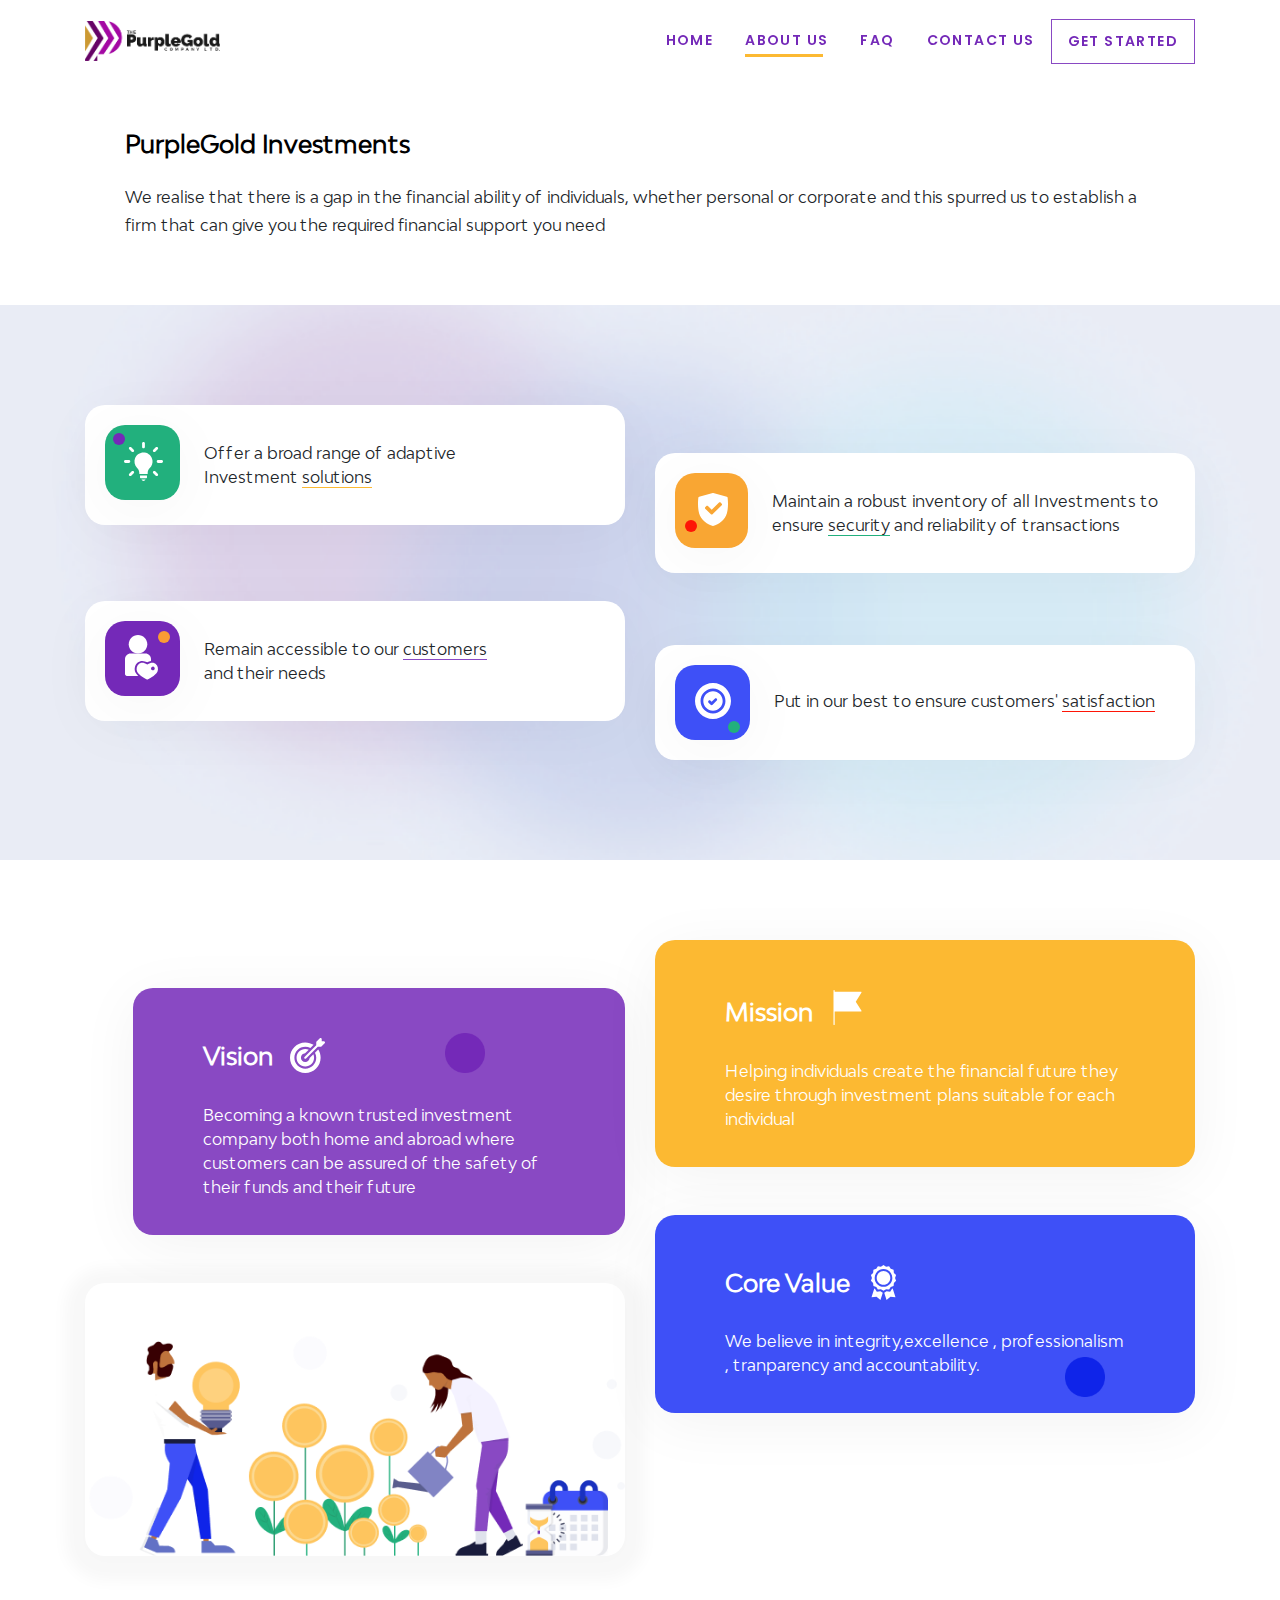
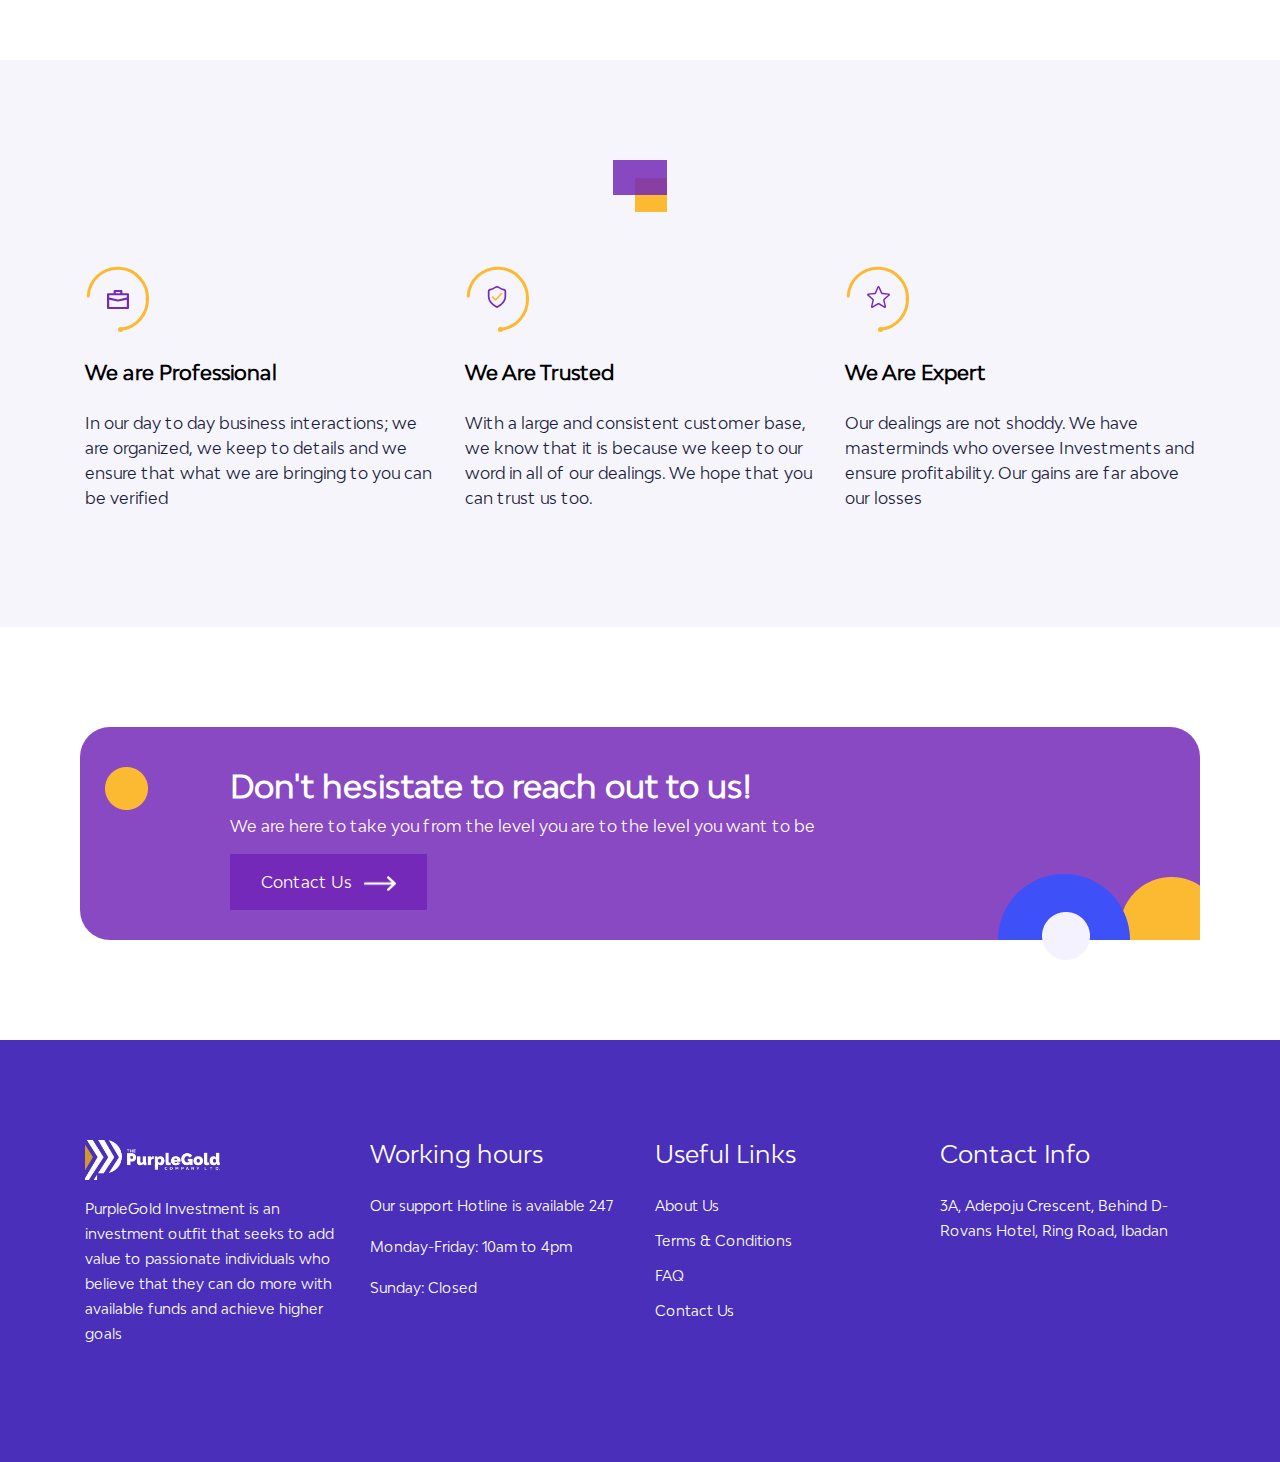
<file: about.html>
<!DOCTYPE html>
<html lang="en">
<head>
    <meta charset="UTF-8">
    <meta name="viewport" content="width=device-width, initial-scale=1.0">
    <title>Purple Gold</title>
    <link rel="stylesheet" href="bootstrap-4.5.3-dist/css/bootstrap.min.css">
        <!-- favicon -->
        <link rel="icon" href="images/purple_fav.png" type="image/png" sizes="32x32">
      <!-- fonts -->
      <link href="https://cdn.materialdesignicons.com/4.8.95/css/materialdesignicons.min.css" rel="stylesheet">
    <link href="https://fonts.googleapis.com/css2?family=Poppins&display=swap" rel="stylesheet">
    <link rel="stylesheet" href="style.css">
</head>
<body>

     <!-- Navbar section -->
    <nav class="navbar navbar-expand-lg fixed-top navbar-light">
        <div class="container mt-2 mb-2">
            <a class="navbar-brand" href="index">
                <img src="images/logo1.png" class="logo" width="135" height="40" loading="lazy">
            </a>

            <button class="navbar-toggler" type="button" data-toggle="collapse" data-target="#navbarNav" aria-controls="navbarNav" aria-expanded="false" aria-label="Toggle navigation">
              <span class="navbar-toggler-icon"></span>
            </button>

            <div class="collapse navbar-collapse" id="navbarNav">
              <ul class="navbar-nav ml-auto">
                <li class="nav-item">
                  <a class="nav-link px-lg-3" href="/index">HOME <span class="sr-only">(current)</span></a>
                </li>
                <li class="nav-item">
                  <a class="nav-link px-lg-3 linked-about" href="/about">ABOUT US </a>
                </li>
                <li class="nav-item">
                  <a class="nav-link px-lg-3" href="/faq">FAQ</a>
                </li>
                <li class="nav-item">
                    <a class="nav-link px-lg-3" href="/contact">CONTACT US</a>
                  </li>
                  <li class="nav-item py-2 py-lg-0">
                    <a class="nav-link px-lg-3 started" href="#">GET STARTED</a>
                  </li>
              </ul>
            </div>
        </div> 
    </nav>

    <!-- End of Navbar section -->


  <!-- About us heading -->
  <div class="container" style="margin-top: 80px;">
      <div class="about-title">
        <h4 class="about-head">PurpleGold Investments</h4>
        <p class="mt-4" style="font-weight: 400; line-height: 28px;">We realise that there is a gap in the financial ability of individuals, whether personal or corporate and this spurred us to establish a firm that can give you the required financial support you need </p>
      </div>
    
  </div>


    <!-- About detailss section -->
    <section class="about-details">
        <div class="container">
            <!-- first row -->
            <div class="row">
                <div class="col-lg-6">
                   <div class="about-contain mb-4">
                        <div style="display: flex;">
                            <!-- logo or icon -->

                            <div style="background: #22B07D;box-shadow: 0px 10px 60px 5px rgba(0, 0, 0, 0.03);
                            border-radius: 20px; padding: 8px 12px 15px 8px; width: 75px; height: 75px;">
                                <img src="images/Group 112.svg" class="img-fluid">
                            </div>

                            <div class="ml-4">
                                <p class="mt-lg-3">Offer a broad range of adaptive<br> 
                                    Investment <span style="border-bottom: 1px solid #FCB932;">solutions</span></p>
                            </div>
                        </div>
                   </div>

                </div>

                <div class="col-lg-6 mt-lg-5">
                    <div class="about-contain mb-4">
                        <div style="display: flex;">
                            <!-- logo or icon -->

                            <div style="background: #F9A633;box-shadow: 0px 10px 60px 5px rgba(0, 0, 0, 0.03);
                            border-radius: 20px; padding: 20px 20px 10px 10px; width: 75px; height: 75px;">
                                <img src="images/Group 113.svg" width="43" height="39">
                            </div>

                            <div class="ml-4">
                                <div class="mt-lg-3">
                                    <p class="">Maintain a robust inventory of all Investments to ensure <span style="border-bottom: 1px solid #22B07D;">security</span> and reliability of transactions</p>
                                </div>
                            </div>
                        </div>
                   </div>
                </div>
            </div>

            <!-- second row -->
            <div class="row">
                <div class="col-lg-6 mt-1">
                   <div class="about-contain mb-4">
                        <div style="display: flex;">
                            <!-- logo or icon -->
                            <div style="background: #7429B8;box-shadow: 0px 10px 60px 5px rgba(0, 0, 0, 0.03);
                            border-radius: 20px; padding: 10px 10px 10px 20px; width: 75px; height: 75px;">
                                <img src="images/Group 111.svg" class="img-fluid">
                            </div>

                         
                            <div class="ml-4">
                                <div class="mt-lg-3">
                                    <p class="">Remain accessible to our <span style="border-bottom: 1px solid  #8949C3;">customers</span><br> and their needs</p>
                                </div>
                            </div>
                        </div>
                   </div>

                </div>

                <div class="col-lg-6 mt-lg-5">
                    <div class="about-contain">
                       
                        <div style="display: flex;">
                             <!-- logo or icon --> 
                            <div style="background: #3E50F7;box-shadow: 0px 10px 60px 5px rgba(0, 0, 0, 0.03);
                            border-radius: 20px; padding: 18px 10px 8px 20px; width: 75px; height: 75px;">
                                <img src="images/Group 114.svg" class="img-fluid">
                            </div>

                            <div class="ml-4">
                                <div class="mt-lg-4">
                                    <p class="">Put in our best to ensure customers' <span style="border-bottom: 1px solid  #FE1506">satisfaction</span></p>
                                </div>
                            </div>
                        </div>
                   </div>
                </div>
            </div>

        </div>
    </section>

    <!-- About Section continued -->
    <section class="about-vision">
        <div class="container">
            <div class="row">
                <div class="col-lg-6 mt-lg-5">
                    <!-- first -->
                    <div class="ml-lg-5 mb-4 about-vision-div test-body">
                        <div style="display: flex;">
                            <div>
                                <h4 class="text-white mt-1" style="font-weight: bold;">Vision</h4>
                            </div>
                            <div class="ml-3">
                                <img src="images/target-white.svg" class="" width="35" height="35">
                            </div>

                        </div>
                        <div class="mt-4 rel">
                            <p class="text-white">Becoming a known trusted investment company both home and abroad where customers can be assured of the safety of their funds and their future </p>
                            <div class="about-circle">
                                <img src="images/about-circle.png" width="40" height="40">
                            </div>
                        </div>
                    </div>
                    <!-- second -->
                    <div class="mt-lg-5 mb-4 test-body" style="background-color: #ffffff;
                   box-shadow: 0px 5px 15px 20px rgba(0, 0, 0, 0.03);
                    border-radius: 20px; padding-top: 50px;">
                        <div>
                            <img src="images/Graphics.png" class="img-fluid">
                        </div>
                    </div>

                </div>
                <div class="col-lg-6">
                    <!-- first -->
                    <div class="mb-4 about-mission-div test-body">
                        <div style="display: flex;">
                            <div>
                                <h4 class="text-white mt-2" style="font-weight: bold;">Mission</h4>
                            </div>
                            <div class="ml-3">
                                <img src="images/flag.svg" class="" width="35" height="35">
                            </div>
                        </div>
                        <div class="mt-4">
                            <p class="text-white">Helping individuals create the financial future they desire through investment plans suitable for each individual </p>
                        </div>
                    </div>

                    <!-- second -->
                    <div class="mt-lg-5 about-vision-core test-body">
                        <div style="display: flex;">
                            <div>
                                <h4 class="text-white mt-1" style="font-weight: bold;">Core Value</h4>
                            </div>
                            <div class="ml-3">
                                <img src="images/medal.svg" class="" width="35" height="35">
                            </div>
                        </div>
                        <div class="mt-4 rel">
                            <p class="text-white">We believe in integrity,excellence , professionalism , tranparency and accountability.</p>
                            <div class="core-circle">
                                <img src="images/core-circle.png" width="40" height="40">
                            </div>
                        </div>

                    </div>

                </div>
            </div>
        </div>
    </section>


    <!-- Anbout features section -->
    <section class="about-feature">
    <div class="container">
        <div class="">

            <!-- start of feature -->
            <div class="text-center">
                <img src="images/feature-icon.png" class="img-fluid">
            </div>

            <!-- feature description -->
            <div class="row mt-5">

                <!-- first column -->
                <div class="col-lg-4">
                    <!-- icon -->
                    <div class="text-center text-lg-left">
                        <img src="images/professional.svg" class="img-fluid">
                    </div>
                    <!-- icon name -->
                    <div class="mt-4">
                    <h5 class="feature-title text-center text-lg-left">We are Professional</h5>
                    </div>
                    <!-- icon desc -->
                    <div class="mt-4">
                   <p  class="feature-desc text-center text-lg-left">In our day to day business interactions; 
                    we are organized, we keep to details 
                    and we ensure that what we are bringing 
                    to you can be verified </p>
                    </div>

                    <div class="d-sm-block d-md-none">
                        <hr class="feature-line">
                    </div>

                </div>

                <!-- second column -->
                <div class="col-lg-4">
                    <!-- icon -->
                    <div class="text-center text-lg-left">
                        <img src="images/trusted.svg" class="img-fluid">
                    </div>
                    <!-- icon name -->
                    <div class="mt-4">
                    <h5 class="feature-title text-center text-lg-left">We Are Trusted</h5>
                    </div>
                    <!-- icon desc -->
                    <div class="mt-4">
                        <p class="feature-desc  text-center text-lg-left">With a large and consistent customer 
                            base, we know that it is because we 
                            keep to our word in all of our dealings. 
                            We hope that you can trust us too. </p>
                    </div>

                    <div class="d-sm-block d-md-none">
                        <hr class="feature-line">
                    </div>

                </div>

                <!-- third column -->
                <div class="col-lg-4">
                    <!-- icon -->
                    <div class="text-center text-lg-left">
                        <img src="images/expert.svg" class="img-fluid">
                    </div>
                    <!-- icon name -->
                    <div class="mt-4">
                    <h5 class="feature-title  text-center text-lg-left">We Are Expert</h5>
                    </div>
                    <!-- icon desc -->
                    <div class="mt-4">
                  <p  class="feature-desc  text-center text-lg-left">Our dealings are not shoddy. We have masterminds who oversee Investments and ensure profitability. Our gains are far above our losses </p>
                    </div>

                </div>

            </div>

        </div>
    </div>

    <!-- End of features section -->
    </section>

    
    <!-- contact section -->
    <section class="contact">

        <!-- contact layout design -->
        <div class="contact-div">
            <div>
                <h2 class="text-white contact-title">Don't hesistate to reach out to us!</h2>
            </div>
            <div>
                <p class="text-white">We are here to take you from the level you are to the level you want to be</p>
            </div>

            <div class="mt-3">
                <a href="/contact" class="btn btn-invest">Contact Us <img src="images/arrow.png" class="ml-2" width="32" height="15.5"></a>
            </div>

            <!-- circle -->
            <div class="circle_yellow">
                <img src="images/yellow_circle.png" class="img-fluid">
            </div>

            <!-- semi circle blue -->
            <div class="blue_semi">
                <img src="images/blue_semi.png" class="img-fluid">
            </div>

            <!-- white circle -->
            <div class="white_circle">
                <img src="images/white_circle.png" class="img-fluid">
            </div>

            <!-- yellow ellipse -->
            <div class="yellow_ellipse">
                <img src="images/yellow_ellipse.png" class="img-fluid">
            </div>
        </div>
       

    </section>


    <!-- footer section -->
    <footer class="footer">
        <div class="container footer-div">
            <div class="row">

                <div class="col-lg-3">
                    <div class="text-center text-lg-left">
                        <img src="images/logo-white.png" class="logo" width="135" height="40" loading="lazy"> 
                    </div>
                    <p class="footer-desc mt-lg-3 mt-3 text-center text-lg-left">PurpleGold Investment is an investment outfit that seeks to add value to passionate individuals who believe that they can do more with available funds and achieve higher goals</p>

                    <div class="d-sm-block d-md-none">
                        <hr class="footer-line">
                    </div>

                </div>
                
              

                <div class="col-lg-3">
                   <h4 class="footer-title text-center text-lg-left">Working hours</h4>
                   <p class="mt-4 footer-desc text-center text-lg-left">Our support Hotline is available 247</p>
                   <p class=" footer-desc text-center text-lg-left">Monday-Friday: 10am to 4pm</p>
                   <p class=" footer-desc text-center text-lg-left">Sunday: Closed</p>

                   <div class="d-sm-block d-md-none">
                    <hr class="footer-line">
                    </div>
                </div>


                <div class="col-lg-3">
                    <h4 class="footer-title text-center text-lg-left">Useful Links</h4>
                    <ul style="list-style: none;" class="mt-4 text-center text-lg-left">
                        <a href="/about" style="text-decoration: none;"><li class="footer-link">About Us</li></a>
                        <a href="#" style="text-decoration: none;"><li class="footer-link">Terms & Conditions</li></a>
                        <a href="/faq" style="text-decoration: none;"><li class="footer-link">FAQ</li></a>
                        <a href="/contact"  style="text-decoration: none;"><li class="footer-link">Contact Us</li></a>
                    </ul>

                    <div class="d-sm-block d-md-none">
                        <hr class="footer-line">
                    </div>

                </div>

                <div class="col-lg-3">
                    <h4 class="footer-title text-center text-lg-left">Contact Info</h4>
                    <p class="mt-4 footer-desc text-center text-lg-left">3A, Adepoju Crescent, Behind D-Rovans 
                        Hotel, Ring Road, Ibadan </p>
                </div>

            </div>

            <!-- copyright -->
            <!-- <div class="text-center mt-4">
                <p>Copyright <script>document.write(new Date().getFullYear())</script></p>
            </div> -->
        </div>
    </footer>



     <!-- back to top button styles -->
     <div class="to-top-container to-top-right">
        <span class="mdi mdi-arrow-up" id="toTop" style="font-size: 20px; color: #fff; cursor: pointer;"></span>
    </div>

    












   
<script src="dist/jquery.min.js"></script>
<script src="bootstrap-4.5.3-dist/js/bootstrap.min.js"></script> 
<script>
    $(document).ready(function(){
      
        $(document).scroll(function () {
        var $nav = $(".fixed-top");
        $nav.toggleClass('scrolled', $(this).scrollTop() > $nav.height());
        });

    })

   //  <!-- back-to-top script -->
   const backToTop = document.querySelector('#toTop');
   window.addEventListener('scroll',function(){
       if(window.pageYOffset > 500){
           backToTop.style.display = "flex";
       }else{
           backToTop.style.display = "none";
       }
   });
   backToTop.addEventListener('click',function(){
       window.scrollTo(0,0);
   })


</script>
<!--Start of Tawk.to Script-->
<script type="text/javascript">
    var Tawk_API=Tawk_API||{}, Tawk_LoadStart=new Date();
    (function(){
    var s1=document.createElement("script"),s0=document.getElementsByTagName("script")[0];
    s1.async=true;
    s1.src='https://embed.tawk.to/60845b4d62662a09efc1c69b/1f42g9ajn';
    s1.charset='UTF-8';
    s1.setAttribute('crossorigin','*');
    s0.parentNode.insertBefore(s1,s0);
    })();
    </script>
    <!--End of Tawk.to Script-->

</body>
</html>
</file>
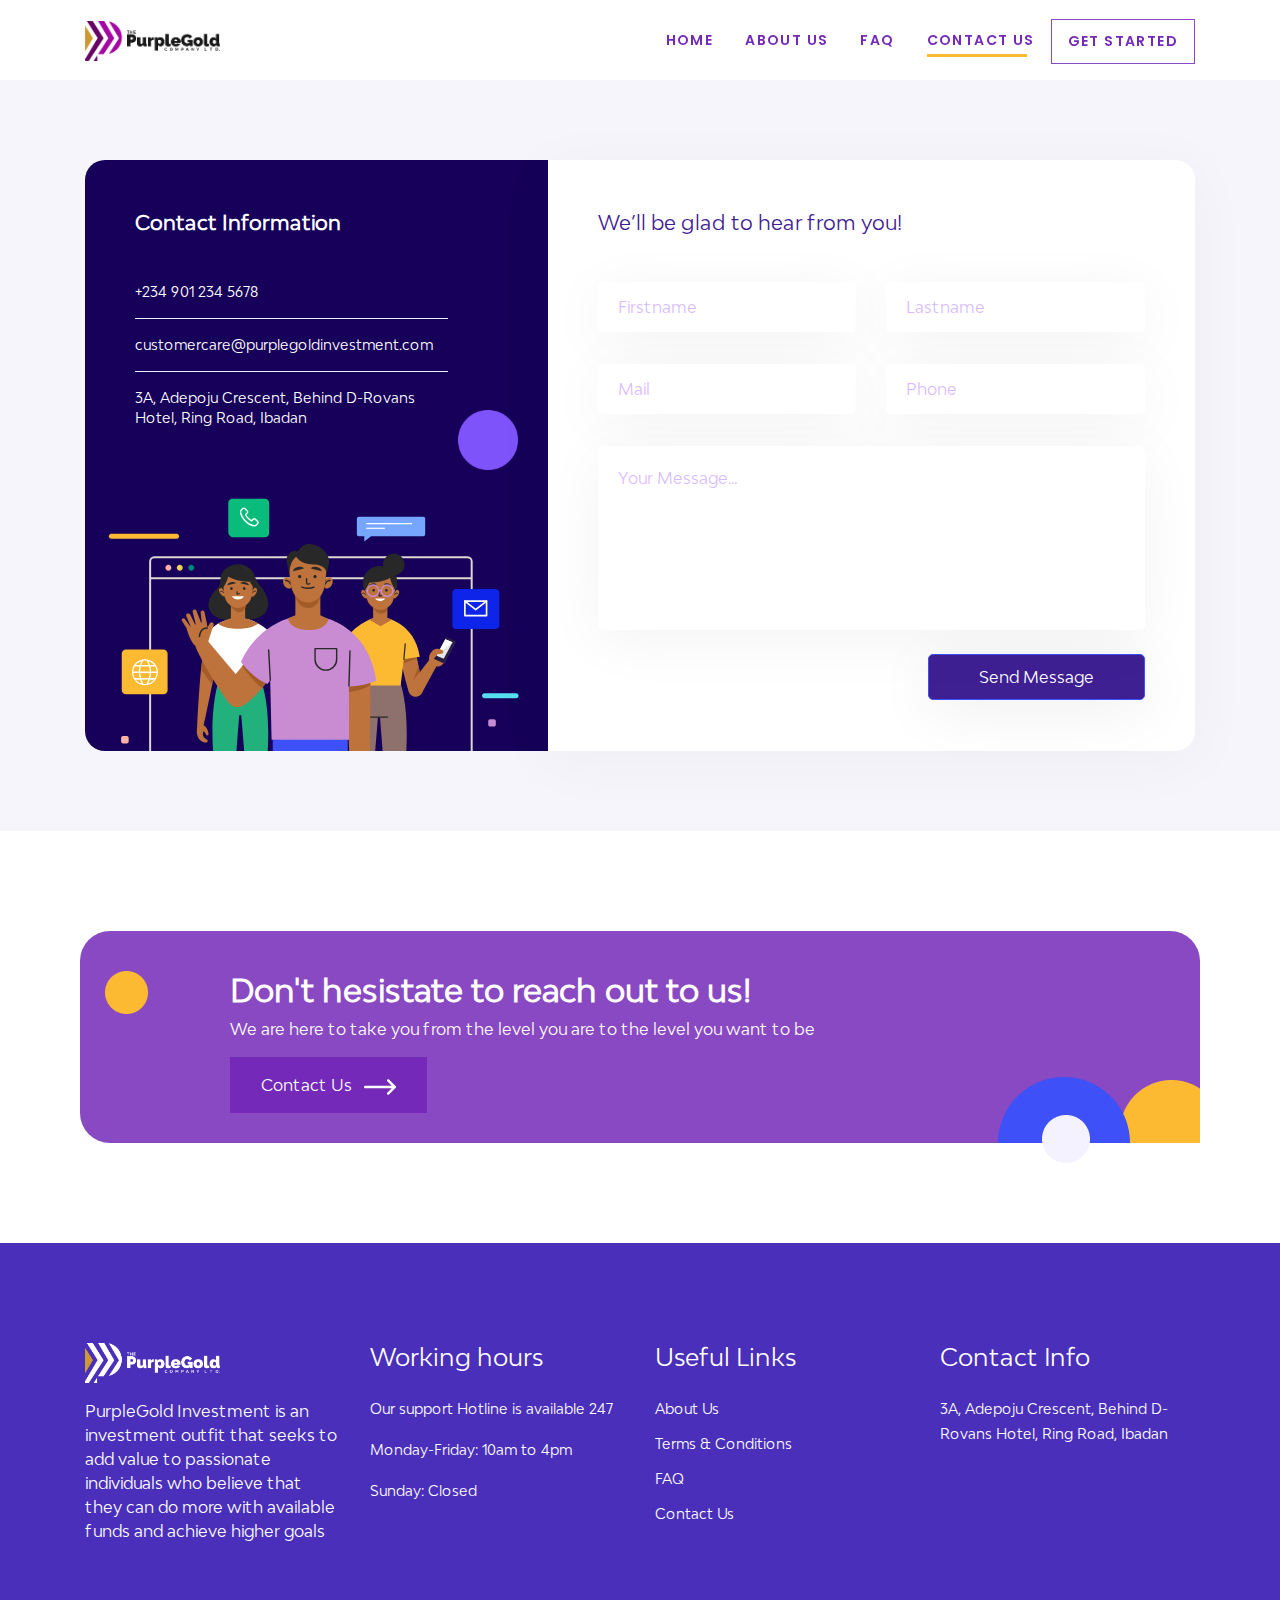
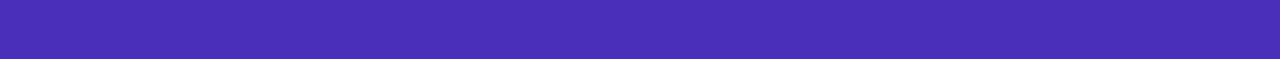
<file: contact.html>
<!DOCTYPE html>
<html lang="en">
<head>
    <meta charset="UTF-8">
    <meta name="viewport" content="width=device-width, initial-scale=1.0">
    <title>Purple Gold</title>
    <link rel="stylesheet" href="bootstrap-4.5.3-dist/css/bootstrap.min.css">
        <!-- favicon -->
    <link rel="icon" href="images/purple_fav.png" type="image/png" sizes="32x32">
      <!-- fonts -->
      <link href="https://cdn.materialdesignicons.com/4.8.95/css/materialdesignicons.min.css" rel="stylesheet">
    <link href="https://fonts.googleapis.com/css2?family=Poppins&display=swap" rel="stylesheet">
    <!-- toast -->
    <link rel="stylesheet" href="iziToast-master/dist/css/iziToast.min.css">
    <link rel="stylesheet" href="style.css">
</head>
<body>

    <!-- Navbar section -->
    <nav class="navbar navbar-expand-lg fixed-top navbar-light">
        <div class="container mt-2 mb-2">
            <a class="navbar-brand" href="/index">
                <img src="images/logo1.png" class="logo" width="135" height="40" loading="lazy">
            </a>

            <button class="navbar-toggler" type="button" data-toggle="collapse" data-target="#navbarNav" aria-controls="navbarNav" aria-expanded="false" aria-label="Toggle navigation">
              <span class="navbar-toggler-icon"></span>
            </button>

            <div class="collapse navbar-collapse" id="navbarNav">
              <ul class="navbar-nav ml-auto">
                <li class="nav-item">
                  <a class="nav-link px-lg-3" href="/index">HOME <span class="sr-only">(current)</span></a>
                </li>
                <li class="nav-item">
                  <a class="nav-link px-lg-3" href="/about">ABOUT US </a>
                </li>
                <li class="nav-item">
                  <a class="nav-link px-lg-3" href="/faq">FAQ</a>
                </li>
                <li class="nav-item">
                    <a class="nav-link px-lg-3 linked-contact" href="/contact">CONTACT US</a>
                  </li>
                  <li class="nav-item py-3 py-lg-0">
                    <a class="nav-link px-lg-3 started" href="#">GET STARTED</a>
                  </li>
              </ul>
            </div>
        </div> 
    </nav>

    <!-- End of Navbar section -->


    <!-- section contact form -->
    <section class="contact-form">
        <div class="container">
            <div>
                <div class="row row_def">
                    <div class="col-lg-5 column_def">
                        <div class="rel contact-first" >
                            <div class="contact-first-div">
                                <h5 class="text-white contact-head">Contact Information</h5>

                                <div class="mt-5">
                                    <p class="text-white contact-address">+234 901 234 5678</p>
                                    <hr style="background: #EAF0FF; border-top: 1px solid #eaf0ff;" >
                                    <p class="text-white contact-address">customercare@purplegoldinvestment.com</p>
                                    <hr style="background: #EAF0FF; border-top: 1px solid #eaf0ff;" >
                                    <p class="text-white contact-address">3A, Adepoju Crescent, Behind D-Rovans 
                                        Hotel, Ring Road, Ibadan </p>
                                </div>
                            </div>

                            <div class="contact-circle">
                                <img src="images/contact-circle.png" width="60" height="60">
                            </div>

                            <div class="mt-5">
                                <img src="images/contact.svg" class="img-fluid">
                            </div>
                        </div>
                        
                    </div>
                    <div class="col-lg-7 column_def">
                        <div class="contact-second" style="">
                            <h5 style="color:  #3E2093;">We’ll be glad to hear from you!</h5>

                            <form>
                                <div class="row mt-5">
                                    <div class="col-lg-6">
                                        <div class="form-group">
                                            <input type="text" class="form-control input-style" id="firstName" placeholder="Firstname" required>
                                        </div>
                                    </div>
                                    <div class="col-lg-6">
                                        <div class="form-group ">
                                            <input type="text" class="form-control input-style" id="lastName" placeholder="Lastname" required>
                                        </div>
                                    </div>
                                </div>

                                <div class="row mt-lg-3">
                                    <div class="col-lg-6">
                                        <div class="form-group">
                                            <input type="email" class="form-control input-style" id="Mail" placeholder="Mail" required>
                                        </div>
                                    </div>
                                    <div class="col-lg-6">
                                        <div class="form-group ">
                                            <input type="text" class="form-control input-style" id="phone" placeholder="Phone" required>
                                        </div>
                                    </div>
                                </div>

                                <div class="row mt-lg-3">
                                    <div class="col-lg-12">
                                        <div class="form-group">
                                            <textarea class="form-control" id="Message" placeholder="Your Message..." rows="6" required></textarea>
                                        </div>
                                    </div>
                                </div>

                                <div class="text-right mt-2">
                                    <button class="btn btn-send" id="verify">Send Message</button>
                                </div>

                            </form>

                        </div>

                    </div>
                </div>
            </div>

        </div>
    </section>
 


    


    
    <!-- contact section -->
    <section class="contact">

        <!-- contact layout design -->
        <div class="contact-div">
            <div>
                <h2 class="text-white contact-title">Don't hesistate to reach out to us!</h2>
            </div>
            <div>
                <p class="text-white">We are here to take you from the level you are to the level you want to be</p>
            </div>

            <div class="mt-3">
                <button class="btn btn-invest" onclick="Contact()">Contact Us <img src="images/arrow.png" class="ml-2" width="32" height="15.5"></button>
            </div>

            <!-- circle -->
            <div class="circle_yellow">
                <img src="images/yellow_circle.png" class="img-fluid">
            </div>

            <!-- semi circle blue -->
            <div class="blue_semi">
                <img src="images/blue_semi.png" class="img-fluid">
            </div>

            <!-- white circle -->
            <div class="white_circle">
                <img src="images/white_circle.png" class="img-fluid">
            </div>

            <!-- yellow ellipse -->
            <div class="yellow_ellipse">
                <img src="images/yellow_ellipse.png" class="img-fluid">
            </div>
        </div>
       

    </section>


    <!-- footer section -->
    <footer class="footer">
        <div class="container footer-div">
            <div class="row">

                <div class="col-lg-3">
                    <div class="text-center text-lg-left">
                        <img src="images/logo-white.png" class="logo" width="135" height="40" loading="lazy"> 
                    </div>
                    <p class="footer-dess mt-lg-3 mt-3 text-center text-lg-left">PurpleGold Investment is an investment outfit that seeks to add value to passionate individuals who believe that they can do more with available funds and achieve higher goals</p>

                    <div class="d-sm-block d-md-none">
                        <hr class="footer-line">
                    </div>

                </div>
                
              

                <div class="col-lg-3">
                   <h4 class="footer-title text-center text-lg-left">Working hours</h4>
                   <p class="mt-4 footer-desc text-center text-lg-left">Our support Hotline is available 247</p>
                   <p class=" footer-desc text-center text-lg-left">Monday-Friday: 10am to 4pm</p>
                   <p class=" footer-desc text-center text-lg-left">Sunday: Closed</p>

                   <div class="d-sm-block d-md-none">
                    <hr class="footer-line">
                    </div>
                </div>


                <div class="col-lg-3">
                    <h4 class="footer-title text-center text-lg-left">Useful Links</h4>
                    <ul style="list-style: none;" class="mt-4 text-center text-lg-left">
                        <a href="/about" style="text-decoration: none;"><li class="footer-link">About Us</li></a>
                        <a href="#" style="text-decoration: none;"><li class="footer-link">Terms & Conditions</li></a>
                        <a href="/faq" style="text-decoration: none;"><li class="footer-link">FAQ</li></a>
                        <a href="/contact"  style="text-decoration: none;"><li class="footer-link">Contact Us</li></a>
                    </ul>

                    <div class="d-sm-block d-md-none">
                        <hr class="footer-line">
                    </div>

                </div>

                <div class="col-lg-3">
                    <h4 class="footer-title text-center text-lg-left">Contact Info</h4>
                    <p class="mt-4 footer-desc text-center text-lg-left">3A, Adepoju Crescent, Behind D-Rovans 
                        Hotel, Ring Road, Ibadan </p>
                </div>

            </div>

            <!-- copyright -->
            <!-- <div class="text-center mt-4">
                <p>Copyright <script>document.write(new Date().getFullYear())</script></p>
            </div> -->
        </div>
    </footer>
    


 <!-- back to top button styles -->
 <div class="to-top-container to-top-right">
    <span class="mdi mdi-arrow-up" id="toTop" style="font-size: 20px; color: #fff; cursor: pointer;"></span>
</div>









   
<script src="dist/jquery.min.js"></script>
<script src="bootstrap-4.5.3-dist/js/bootstrap.min.js"></script> 
<script src="iziToast-master/dist/js/iziToast.min.js"></script>
<script src="lib/viewdata.js"></script>
<script>
    $(document).ready(function(){
        
        $(document).scroll(function () {
        var $nav = $(".fixed-top");
        $nav.toggleClass('scrolled', $(this).scrollTop() > $nav.height());
        });

        
           // conatct functionality
           $("form").submit(function(event) {
               
                event.preventDefault()
                
            var view_data = new ViewData(); 
            var firstname = $('#firstName').val();
            var lastname = $('#lastName').val();
            var message = $('#Message').val();
            var phone = $('#phone').val();
            var email = $('#Mail').val();

            // endpoint to send user's request for verification
            var contact = "contact_us";
            var verifyurl = view_data.ControllerRouteURL + contact;

            var data = {
                email,
                firstname,
                message,
                phone,
                lastname
                }

            $.ajax({
                type: 'POST',
                data: JSON.stringify(data),
                url: verifyurl,
                contentType: "application/json; charset=utf-8",
                dataType: 'json',
                beforeSend: function(jqXHR, settings) {
                     $('#verify').attr("disabled", true)
                },
                success: function(data) { 
                    $('#verify').attr("disabled", false)
                     iziToast.success({
                        message: 'Successfully submitted, We will get back to you soon!',
                        progressBar: false,
                        position: 'topRight'
                    }); 

                    console.log(data) 
                    $('#firstName').val('');
                    $('#lastName').val('');
                    $('#Message').val('');
                    $('#phone').val('');
                    $('#Mail').val('');
                },
                complete: function(jqXHR) {
                    $('#verify').attr("disabled", false)
                }
              })

             
                
           })
    })

   //  <!-- back-to-top script -->
   const backToTop = document.querySelector('#toTop');
   window.addEventListener('scroll',function(){
       if(window.pageYOffset > 500){
           backToTop.style.display = "flex";
       }else{
           backToTop.style.display = "none";
       }
   });
   backToTop.addEventListener('click',function(){
       window.scrollTo(0,0);
   })

   function Contact(){
     window.scrollTo(0,0);
   }

</script>
<!--Start of Tawk.to Script-->
<script type="text/javascript">
    var Tawk_API=Tawk_API||{}, Tawk_LoadStart=new Date();
    (function(){
    var s1=document.createElement("script"),s0=document.getElementsByTagName("script")[0];
    s1.async=true;
    s1.src='https://embed.tawk.to/60845b4d62662a09efc1c69b/1f42g9ajn';
    s1.charset='UTF-8';
    s1.setAttribute('crossorigin','*');
    s0.parentNode.insertBefore(s1,s0);
    })();
    </script>
    <!--End of Tawk.to Script-->
</body>
</html>
</file>
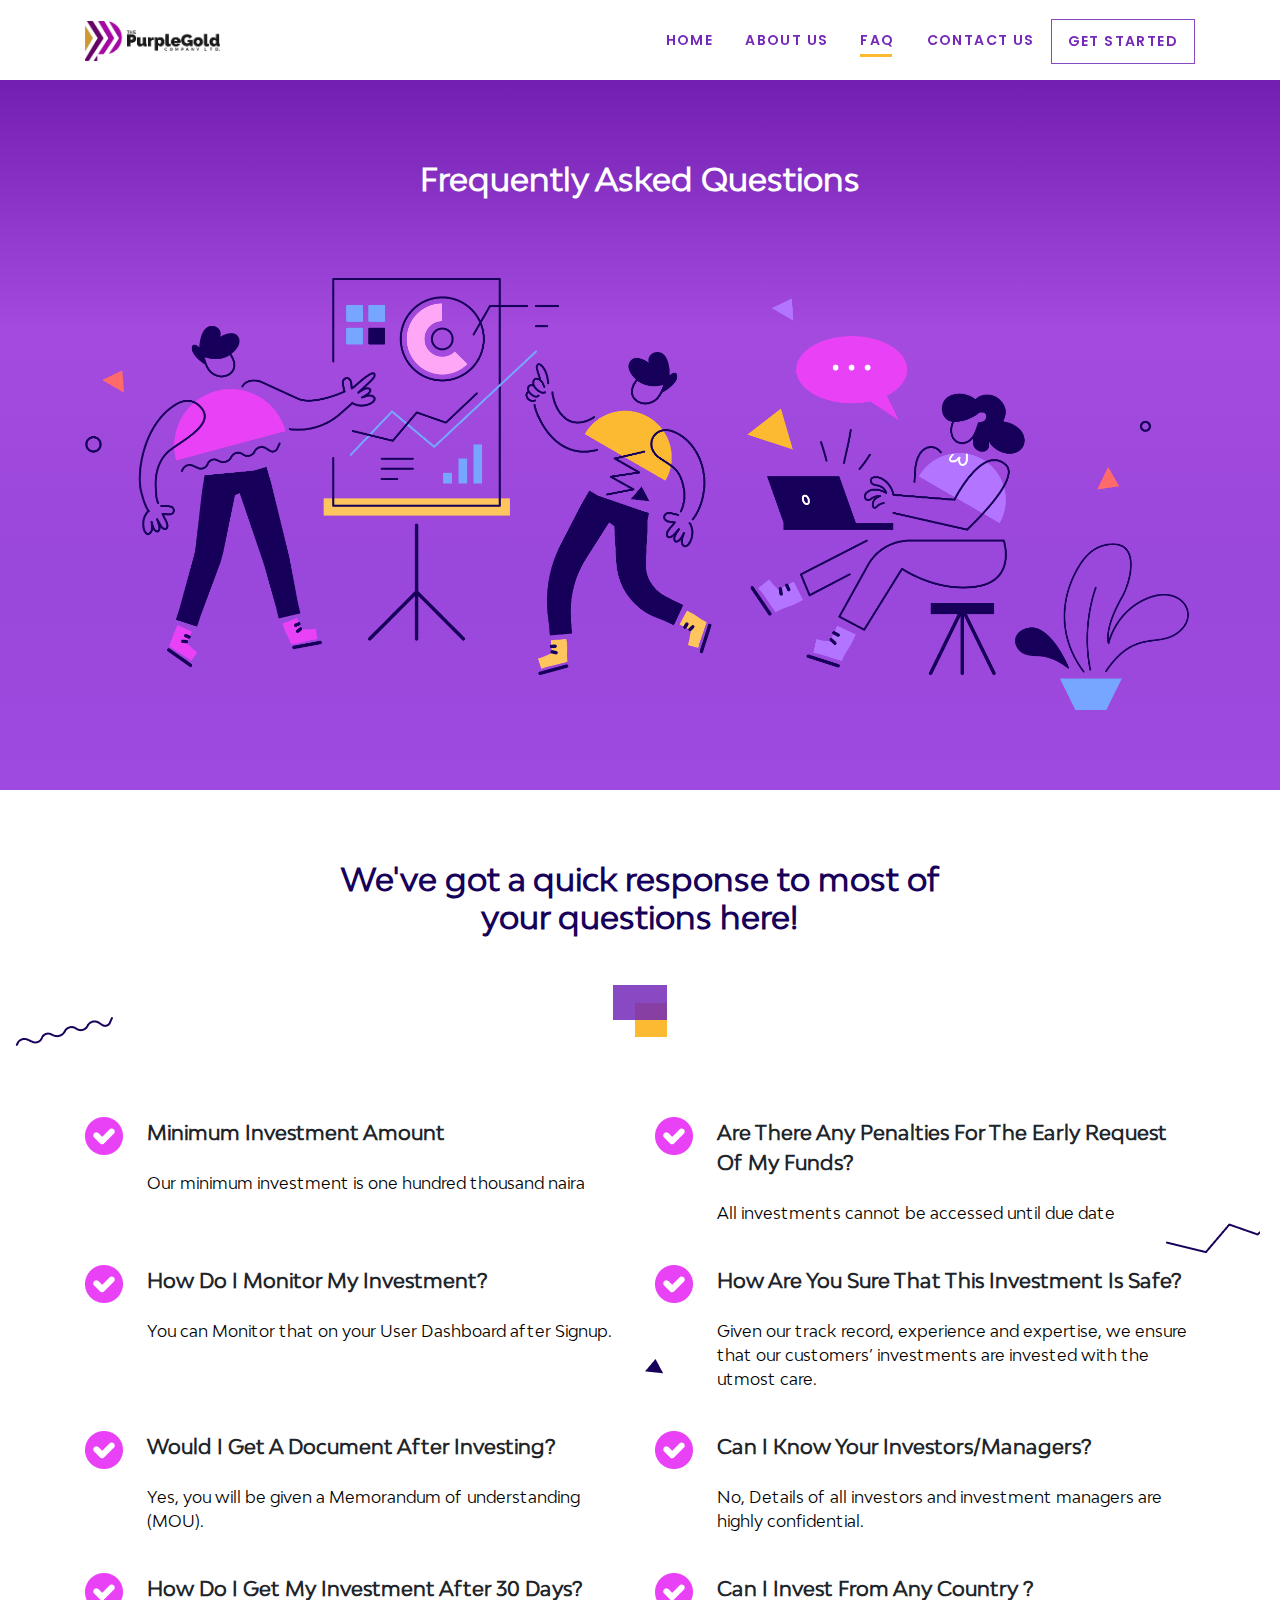
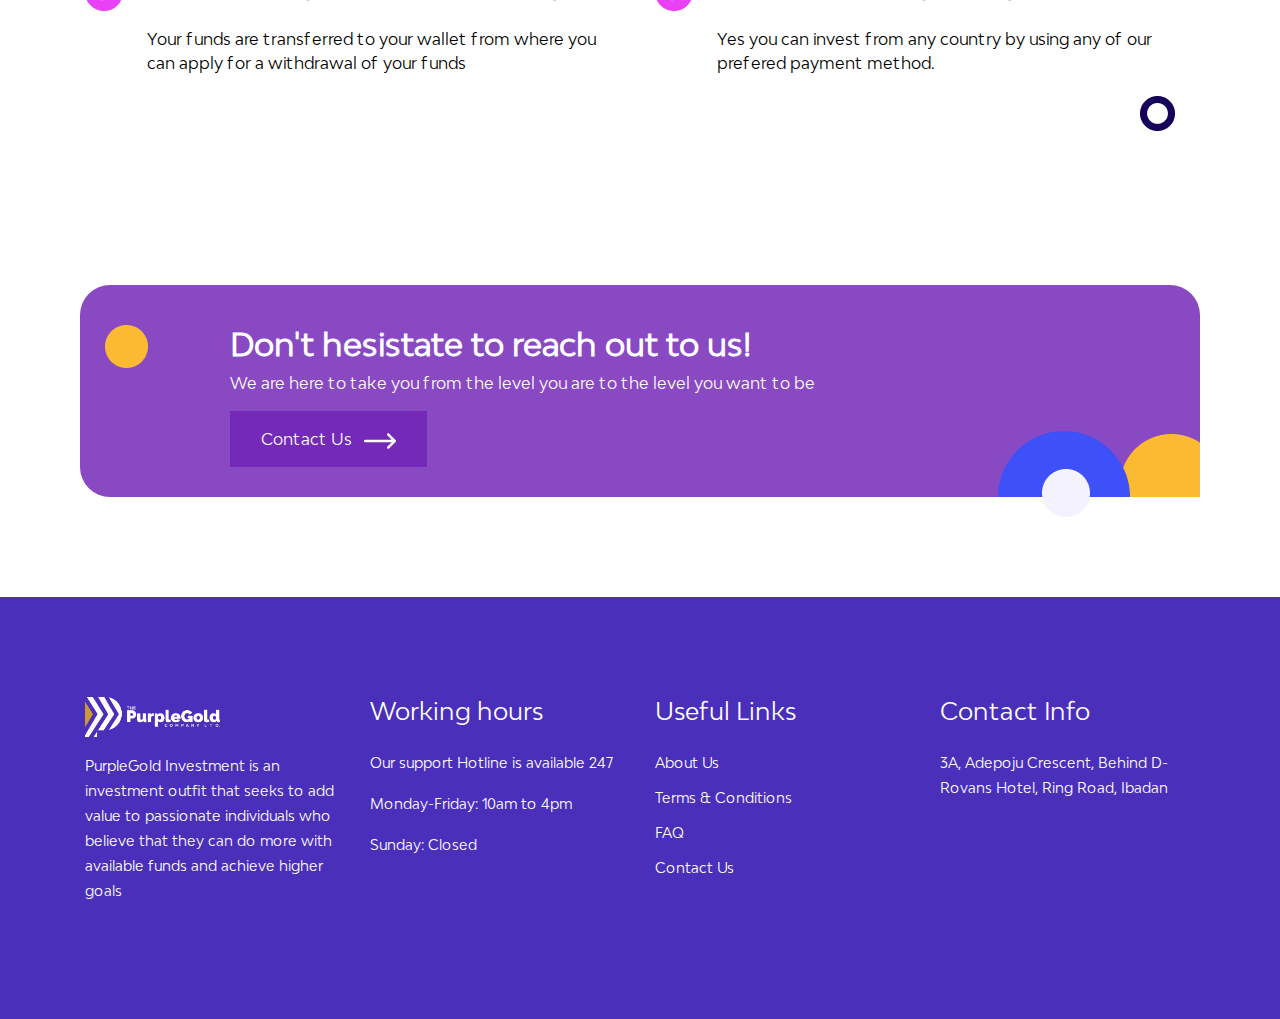
<file: faq.html>
<!DOCTYPE html>
<html lang="en">
<head>
    <meta charset="UTF-8">
    <meta name="viewport" content="width=device-width, initial-scale=1.0">
    <title>Purple Gold</title>
    <link rel="stylesheet" href="bootstrap-4.5.3-dist/css/bootstrap.min.css">
        <!-- favicon -->
        <link rel="icon" href="images/purple_fav.png" type="image/png" sizes="32x32">
      <!-- fonts -->
      <link href="https://cdn.materialdesignicons.com/4.8.95/css/materialdesignicons.min.css" rel="stylesheet">
    <link href="https://fonts.googleapis.com/css2?family=Poppins&display=swap" rel="stylesheet">
    <link rel="stylesheet" href="style.css">
</head>
<body>

     <!-- Navbar section -->
    <nav class="navbar navbar-expand-lg fixed-top navbar-light">
        <div class="container mt-2 mb-2">
            
            <a class="navbar-brand" href="/index">
                <img src="images/logo1.png" class="logo" width="135" height="40" loading="lazy">
            </a>

            <button class="navbar-toggler" type="button" data-toggle="collapse" data-target="#navbarNav" aria-controls="navbarNav" aria-expanded="false" aria-label="Toggle navigation">
              <span class="navbar-toggler-icon"></span>
            </button>

            <div class="collapse navbar-collapse" id="navbarNav">
              <ul class="navbar-nav ml-auto">
                <li class="nav-item">
                  <a class="nav-link px-lg-3" href="/index">HOME <span class="sr-only">(current)</span></a>
                </li>
                <li class="nav-item">
                  <a class="nav-link px-lg-3" href="/about">ABOUT US </a>
                </li>
                <li class="nav-item">
                  <a class="nav-link px-lg-3 linked" href="/faq">FAQ</a>
                </li>
                <li class="nav-item">
                    <a class="nav-link px-lg-3" href="/contact">CONTACT US</a>
                  </li>
                  <li class="nav-item py-2 py-lg-0">
                    <a class="nav-link px-lg-3 started" href="#">GET STARTED</a>
                  </li>
              </ul>
            </div>
        </div> 
    </nav>

    <!-- End of Navbar section -->

      <!-- FAq Head section -->
      <section class="faq-head" style="margin-top: 80px;">
        <div class="container">

           <div class="text-center">
               <h2 class="text-white" style="font-weight: bold;">Frequently Asked Questions</h2>
           </div>

           <div class="text-center" style="margin-top: 80px;">
               <img src="images/faq.png" class="img-fluid">
           </div>

        </div>
    </section>


    <!-- FAQ section -->
    <section class="faq">
    <div class="container">
        <div class="">

            <!-- faq titie -->
            <div class="text-center">
                <h2 class="faq-title">We've got a quick response to most of <br> your questions here!</h2>
            </div>

            <!-- start of feature -->
            <div class="text-center mt-5">
                <img src="images/feature-icon.png" class="img-fluid">
            </div>

            <!-- faq list -->
            <!-- first row -->
            <div class="row" style="margin-top: 80px;">
                <div class="col-lg-6 mb-4">
                    <div class="rel" style="display: flex;">

                        <div class="faq-zig2 d-none d-md-block">
                            <img src="images/faq-zig2.png" class="img-fluid">
                        </div>

                        <div>
                            <img src="images/check.png" class="">
                        </div>
                        <div class="ml-4">
                            <h5 class="faq-question">Minimum Investment Amount</h5>

                            <p class="mt-4 faq-answer">Our minimum investment is one hundred thousand naira </p>
                        </div>
                    </div>
                </div>

                <div class="col-lg-6 mb-4">
                    <div style="display: flex;">
                        <div>
                            <img src="images/check.png" class="">
                        </div>
                        <div class="ml-4">
                            <h5 class="faq-question">Are There Any Penalties For The Early Request Of My Funds?</h5>

                            <p class="mt-4 faq-answer">All investments cannot be accessed until due date </p>
                        </div>
                    </div>
                </div>
            </div>

            <!-- second row -->
            <div class="row">
                <div class="col-lg-6 mb-4">
                    <div style="display: flex;">
                        <div>
                            <img src="images/check.png" class="">
                        </div>
                        <div class="ml-4">
                            <h5 class="faq-question">How Do I Monitor My Investment?</h5>

                            <p class="mt-4 faq-answer">You can Monitor that on your User Dashboard after Signup.</p>
                        </div>
                    </div>
                </div>

                <div class="col-lg-6 mb-4">
                    <div class="rel" style="display: flex;">
                        <div>
                            <img src="images/check.png" class="">
                        </div>
                        <div class="ml-4">

                            <div class="faq-zig d-md-block d-none">
                                <img src="images/faq-zig.png" class="img-fluid">
                            </div>

                            <div class="faq_arrow d-none d-md-block">
                                <img src="images/arrow_blue.png" class="img-fluid">
                            </div>

                            <h5 class="faq-question">How Are You Sure That This Investment Is Safe?</h5>

                            <p class="mt-4 faq-answer">Given our track record, experience and expertise, we ensure that our customers’ investments are invested with the utmost care.</p>
                        </div>
                    </div>
                </div>
            </div>

            <!-- third row -->
            <div class="row">
                <div class="col-lg-6 mb-4">
                    <div style="display: flex;">
                        <div>
                            <img src="images/check.png" class="">
                        </div>
                        <div class="ml-4">
                            <h5 class="faq-question">Would I Get A Document After Investing?</h5>

                            <p class="mt-4 faq-answer">Yes, you will be given a Memorandum of understanding (MOU). </p>
                        </div>
                    </div>
                </div>

                <div class="col-lg-6">
                    <div class="rel" style="display: flex;">
                        <div>
                            <img src="images/check.png" class="">
                        </div>
                        <div class="ml-4">
                            <h5 class="faq-question">Can I Know Your Investors/Managers?</h5>

                            <p class="mt-4 faq-answer">No, Details of all investors and investment managers are highly confidential.</p>

                           
                        </div>
                    </div>
                </div>
            </div>

            <!-- fourth row -->
            <div class="row">
                <div class="col-lg-6 mb-4">
                    <div style="display: flex;">
                        <div>
                            <img src="images/check.png" class="">
                        </div>
                        <div class="ml-4">
                            <h5 class="faq-question">How Do I Get My Investment After 30 Days?</h5>

                            <p class="mt-4 faq-answer">Your funds are transferred to your wallet from where you can apply for a withdrawal of your funds</p>
                        </div>
                    </div>
                </div>

                <div class="col-lg-6">
                    <div class="rel" style="display: flex;">
                        <div>
                            <img src="images/check.png" class="">
                        </div>
                        <div class="ml-4">
                            <h5 class="faq-question">Can I Invest From Any Country ?</h5>

                            <p class="mt-4 faq-answer">Yes you can invest from any country by using any of our prefered payment method.</p>

                            <div class="faq-circle d-none d-md-block">
                                <img src="images/faq-circle.png" class="img-fluid">
                            </div>
                        </div>
                    </div>
                </div>
            </div>
      

        </div>
    </div>

    <!-- End of features section -->
    </section>

    
    <!-- contact section -->
    <section class="contact">

        <!-- contact layout design -->
        <div class="contact-div">
            <div>
                <h2 class="text-white contact-title">Don't hesistate to reach out to us!</h2>
            </div>
            <div>
                <p class="text-white">We are here to take you from the level you are to the level you want to be</p>
            </div>

            <div class="mt-3">
                <a href="/contact" class="btn btn-invest">Contact Us <img src="images/arrow.png" class="ml-2" width="32" height="15.5"></a>
            </div>

            <!-- circle -->
            <div class="circle_yellow">
                <img src="images/yellow_circle.png" class="img-fluid">
            </div>

            <!-- semi circle blue -->
            <div class="blue_semi">
                <img src="images/blue_semi.png" class="img-fluid">
            </div>

            <!-- white circle -->
            <div class="white_circle">
                <img src="images/white_circle.png" class="img-fluid">
            </div>

            <!-- yellow ellipse -->
            <div class="yellow_ellipse">
                <img src="images/yellow_ellipse.png" class="img-fluid">
            </div>
        </div>
       

    </section>


    <!-- footer section -->
    <footer class="footer">
        <div class="container footer-div">
            <div class="row">

                <div class="col-lg-3">
                    <div class="text-center text-lg-left">
                        <img src="images/logo-white.png" class="logo" width="135" height="40" loading="lazy"> 
                    </div>
                    <p class="footer-desc mt-lg-3 mt-3 text-center text-lg-left">PurpleGold Investment is an investment outfit that seeks to add value to passionate individuals who believe that they can do more with available funds and achieve higher goals</p>

                    <div class="d-sm-block d-md-none">
                        <hr class="footer-line">
                    </div>

                </div>
                
              

                <div class="col-lg-3">
                   <h4 class="footer-title text-center text-lg-left">Working hours</h4>
                   <p class="mt-4 footer-desc text-center text-lg-left">Our support Hotline is available 247</p>
                   <p class=" footer-desc text-center text-lg-left">Monday-Friday: 10am to 4pm</p>
                   <p class=" footer-desc text-center text-lg-left">Sunday: Closed</p>

                   <div class="d-sm-block d-md-none">
                    <hr class="footer-line">
                    </div>
                </div>


                <div class="col-lg-3">
                    <h4 class="footer-title text-center text-lg-left">Useful Links</h4>
                    <ul style="list-style: none;" class="mt-4 text-center text-lg-left">
                        <a href="/about" style="text-decoration: none;"><li class="footer-link">About Us</li></a>
                        <a href="#" style="text-decoration: none;"><li class="footer-link">Terms & Conditions</li></a>
                        <a href="/faq" style="text-decoration: none;"><li class="footer-link">FAQ</li></a>
                        <a href="/contact"  style="text-decoration: none;"><li class="footer-link">Contact Us</li></a>
                    </ul>

                    <div class="d-sm-block d-md-none">
                        <hr class="footer-line">
                    </div>

                </div>

                <div class="col-lg-3">
                    <h4 class="footer-title text-center text-lg-left">Contact Info</h4>
                    <p class="mt-4 footer-desc text-center text-lg-left">3A, Adepoju Crescent, Behind D-Rovans 
                        Hotel, Ring Road, Ibadan </p>
                </div>

            </div>

            <!-- copyright -->
            <!-- <div class="text-center mt-4">
                <p>Copyright <script>document.write(new Date().getFullYear())</script></p>
            </div> -->
        </div>
    </footer>
    

    <!-- back to top button styles -->
    <div class="to-top-container to-top-right">
        <span class="mdi mdi-arrow-up" id="toTop" style="font-size: 20px; color: #fff; cursor: pointer;"></span>
    </div>

   
<script src="dist/jquery.min.js"></script>
<script src="bootstrap-4.5.3-dist/js/bootstrap.min.js"></script> 
<script>
    $(document).ready(function(){
        $(document).scroll(function () {
        var $nav = $(".fixed-top");
        $nav.toggleClass('scrolled', $(this).scrollTop() > $nav.height());
        });
    })

   //  <!-- back-to-top script -->
   const backToTop = document.querySelector('#toTop');
   window.addEventListener('scroll',function(){
       if(window.pageYOffset > 500){
           backToTop.style.display = "flex";
       }else{
           backToTop.style.display = "none";
       }
   });
   backToTop.addEventListener('click',function(){
       window.scrollTo(0,0);
   })
</script>
<!--Start of Tawk.to Script-->
<script type="text/javascript">
    var Tawk_API=Tawk_API||{}, Tawk_LoadStart=new Date();
    (function(){
    var s1=document.createElement("script"),s0=document.getElementsByTagName("script")[0];
    s1.async=true;
    s1.src='https://embed.tawk.to/60845b4d62662a09efc1c69b/1f42g9ajn';
    s1.charset='UTF-8';
    s1.setAttribute('crossorigin','*');
    s0.parentNode.insertBefore(s1,s0);
    })();
    </script>
    <!--End of Tawk.to Script-->
</body>
</html>
</file>
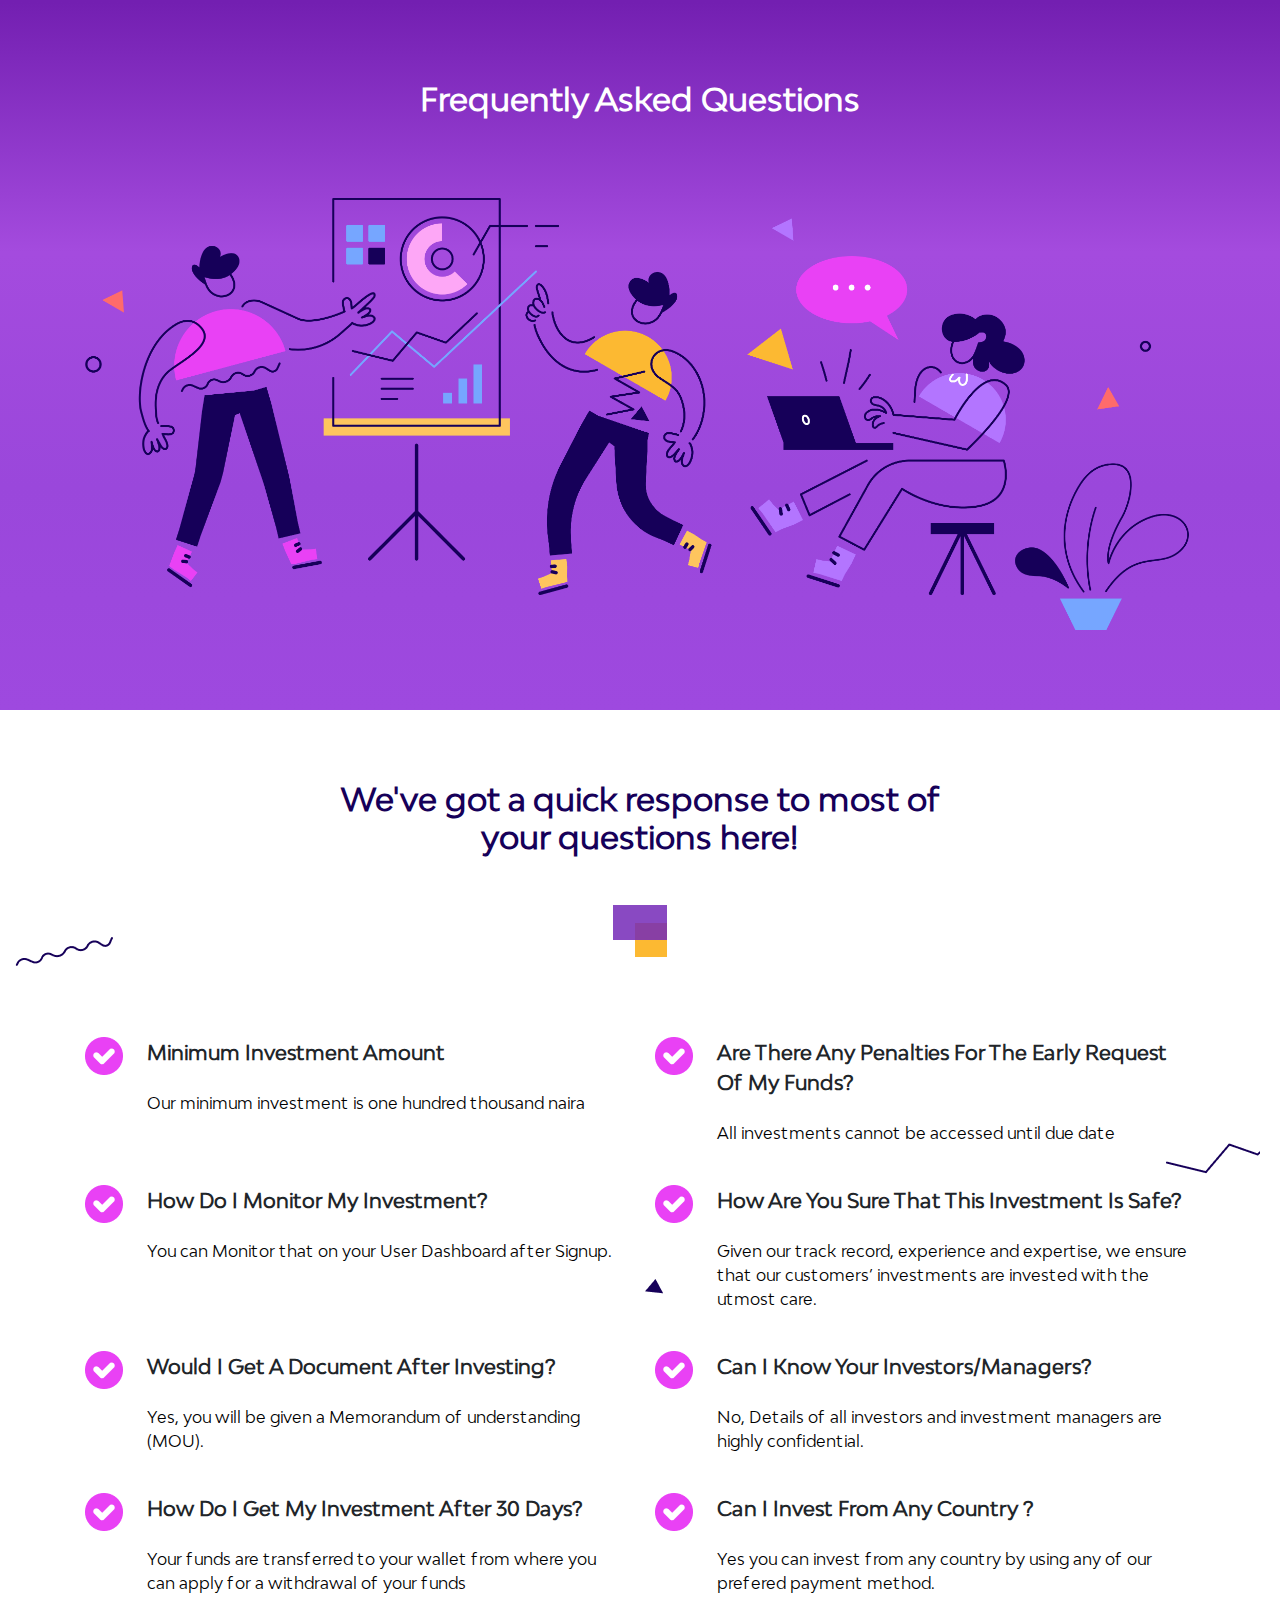
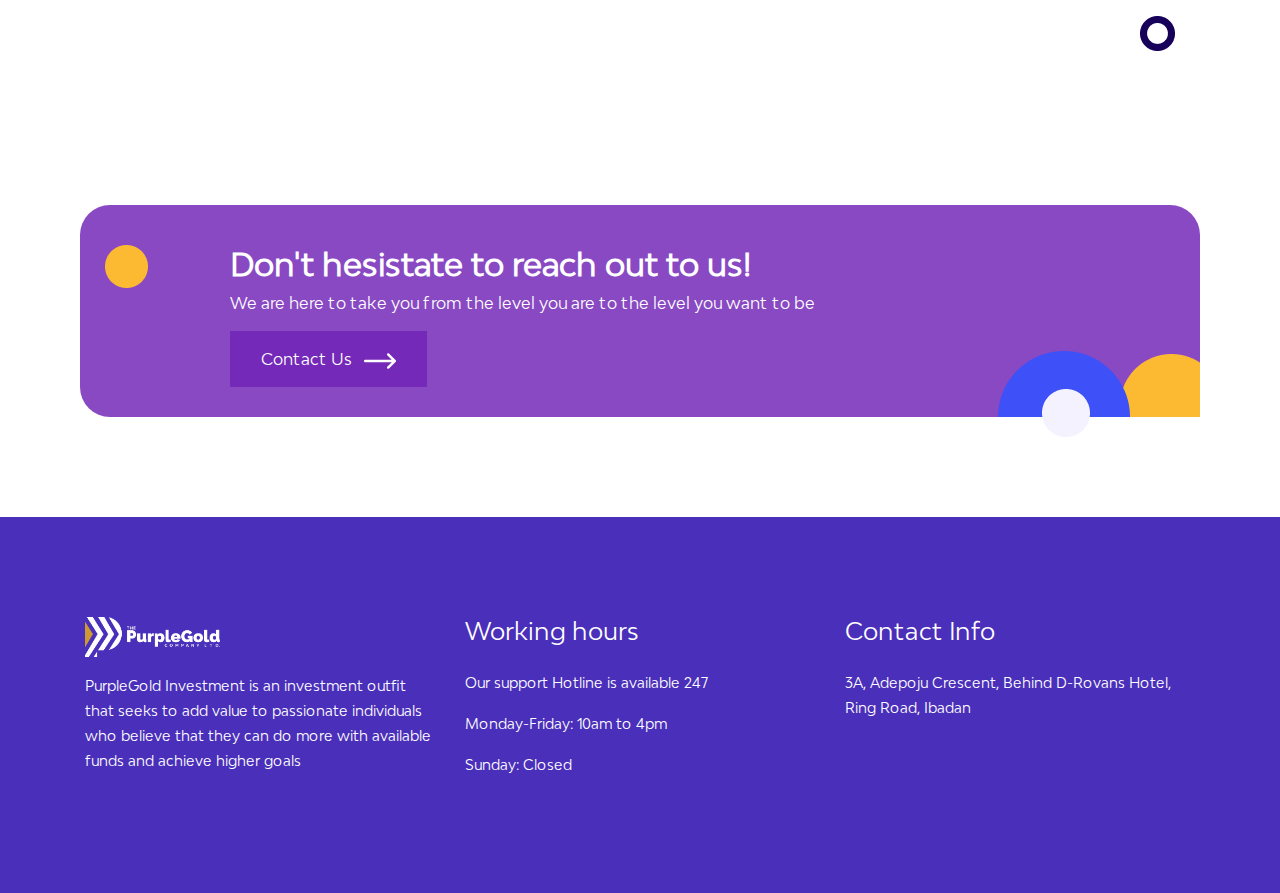
<file: mobile-faq.html>
<!DOCTYPE html>
<html lang="en">
<head>
    <meta charset="UTF-8">
    <meta name="viewport" content="width=device-width, initial-scale=1.0">
    <title>Purple Gold</title>
    <link rel="stylesheet" href="bootstrap-4.5.3-dist/css/bootstrap.min.css">
        <!-- favicon -->
    <link rel="icon" href="images/purple_fav.png" type="image/png" sizes="32x32">
      <!-- fonts -->
      <link href="https://cdn.materialdesignicons.com/4.8.95/css/materialdesignicons.min.css" rel="stylesheet">
    <link href="https://fonts.googleapis.com/css2?family=Poppins&display=swap" rel="stylesheet">
    <link rel="stylesheet" href="style.css">
</head>
<body>



    <!-- FAq Head section -->
    <section class="faq-head">
        <div class="container">

           <div class="text-center">
               <h2 class="text-white" style="font-weight: bold;">Frequently Asked Questions</h2>
           </div>

           <div class="text-center" style="margin-top: 80px;">
               <img src="images/faq.png" class="img-fluid">
           </div>

        </div>
    </section>


    <!-- FAQ section -->
    <section class="faq">
    <div class="container">
        <div class="">

            <!-- faq titie -->
            <div class="text-center">
                <h2 class="faq-title">We've got a quick response to most of <br> your questions here!</h2>
            </div>

            <!-- start of feature -->
            <div class="text-center mt-5">
                <img src="images/feature-icon.png" class="img-fluid">
            </div>

            <!-- faq list -->
            <!-- first row -->
            <div class="row" style="margin-top: 80px;">
                <div class="col-lg-6 mb-4">
                    <div class="rel" style="display: flex;">

                        <div class="faq-zig2 d-none d-md-block">
                            <img src="images/faq-zig2.png" class="img-fluid">
                        </div>

                        <div>
                            <img src="images/check.png" class="">
                        </div>
                        <div class="ml-4">
                            <h5 class="faq-question">Minimum Investment Amount</h5>

                            <p class="mt-4 faq-answer">Our minimum investment is one hundred thousand naira </p>
                        </div>
                    </div>
                </div>

                <div class="col-lg-6 mb-4">
                    <div style="display: flex;">
                        <div>
                            <img src="images/check.png" class="">
                        </div>
                        <div class="ml-4">
                            <h5 class="faq-question">Are There Any Penalties For The Early Request Of My Funds?</h5>

                            <p class="mt-4 faq-answer">All investments cannot be accessed until due date </p>
                        </div>
                    </div>
                </div>
            </div>

            <!-- second row -->
            <div class="row">
                <div class="col-lg-6 mb-4">
                    <div style="display: flex;">
                        <div>
                            <img src="images/check.png" class="">
                        </div>
                        <div class="ml-4">
                            <h5 class="faq-question">How Do I Monitor My Investment?</h5>

                            <p class="mt-4 faq-answer">You can Monitor that on your User Dashboard after Signup.</p>
                        </div>
                    </div>
                </div>

                <div class="col-lg-6 mb-4">
                    <div class="rel" style="display: flex;">
                        <div>
                            <img src="images/check.png" class="">
                        </div>
                        <div class="ml-4">

                            <div class="faq-zig d-md-block d-none">
                                <img src="images/faq-zig.png" class="img-fluid">
                            </div>

                            <div class="faq_arrow d-none d-md-block">
                                <img src="images/arrow_blue.png" class="img-fluid">
                            </div>

                            <h5 class="faq-question">How Are You Sure That This Investment Is Safe?</h5>

                            <p class="mt-4 faq-answer">Given our track record, experience and expertise, we ensure that our customers’ investments are invested with the utmost care.</p>
                        </div>
                    </div>
                </div>
            </div>

            <!-- third row -->
            <div class="row">
                <div class="col-lg-6 mb-4">
                    <div style="display: flex;">
                        <div>
                            <img src="images/check.png" class="">
                        </div>
                        <div class="ml-4">
                            <h5 class="faq-question">Would I Get A Document After Investing?</h5>

                            <p class="mt-4 faq-answer">Yes, you will be given a Memorandum of understanding (MOU). </p>
                        </div>
                    </div>
                </div>

                <div class="col-lg-6">
                    <div class="rel" style="display: flex;">
                        <div>
                            <img src="images/check.png" class="">
                        </div>
                        <div class="ml-4">
                            <h5 class="faq-question">Can I Know Your Investors/Managers?</h5>

                            <p class="mt-4 faq-answer">No, Details of all investors and investment managers are highly confidential.</p>

                           
                        </div>
                    </div>
                </div>
            </div>

             <!-- fourth row -->
             <div class="row">
                <div class="col-lg-6 mb-4">
                    <div style="display: flex;">
                        <div>
                            <img src="images/check.png" class="">
                        </div>
                        <div class="ml-4">
                            <h5 class="faq-question">How Do I Get My Investment After 30 Days?</h5>

                            <p class="mt-4 faq-answer">Your funds are transferred to your wallet from where you can apply for a withdrawal of your funds</p>
                        </div>
                    </div>
                </div>

                <div class="col-lg-6">
                    <div class="rel" style="display: flex;">
                        <div>
                            <img src="images/check.png" class="">
                        </div>
                        <div class="ml-4">
                            <h5 class="faq-question">Can I Invest From Any Country ?</h5>

                            <p class="mt-4 faq-answer">Yes you can invest from any country by using any of our prefered payment method.</p>

                            <div class="faq-circle d-none d-md-block">
                                <img src="images/faq-circle.png" class="img-fluid">
                            </div>
                        </div>
                    </div>
                </div>
            </div>
      

      

        </div>
    </div>

    <!-- End of features section -->
    </section>

    
    <!-- contact section -->
    <section class="contact">

        <!-- contact layout design -->
        <div class="contact-div">
            <div>
                <h2 class="text-white contact-title">Don't hesistate to reach out to us!</h2>
            </div>
            <div>
                <p class="text-white">We are here to take you from the level you are to the level you want to be</p>
            </div>

            <div class="mt-3">
                <button class="btn btn-invest">Contact Us <img src="images/arrow.png" class="ml-2" width="32" height="15.5"></button>
            </div>

            <!-- circle -->
            <div class="circle_yellow">
                <img src="images/yellow_circle.png" class="img-fluid">
            </div>

            <!-- semi circle blue -->
            <div class="blue_semi">
                <img src="images/blue_semi.png" class="img-fluid">
            </div>

            <!-- white circle -->
            <div class="white_circle">
                <img src="images/white_circle.png" class="img-fluid">
            </div>

            <!-- yellow ellipse -->
            <div class="yellow_ellipse">
                <img src="images/yellow_ellipse.png" class="img-fluid">
            </div>
        </div>
       

    </section>


    <!-- footer section -->
    <footer class="footer">
        <div class="container footer-div">
            <div class="row">

                <div class="col-lg-4">
                    <div class="text-center text-lg-left">
                        <img src="images/logo-white.png" class="logo" width="135" height="40" loading="lazy"> 
                    </div>
                    <p class="footer-desc  mt-lg-3 mt-3 text-center text-lg-left">PurpleGold Investment is an investment outfit that seeks to add value to passionate individuals who believe that they can do more with available funds and achieve higher goals</p>

                    <div class="d-sm-block d-md-none">
                        <hr class="footer-line">
                    </div>

                </div>
                
              

                <div class="col-lg-4">
                   <h4 class="footer-title text-center text-lg-left">Working hours</h4>
                   <p class="mt-4 footer-desc text-center text-lg-left">Our support Hotline is available 247</p>
                   <p class=" footer-desc text-center text-lg-left">Monday-Friday: 10am to 4pm</p>
                   <p class=" footer-desc text-center text-lg-left">Sunday: Closed</p>

                   <div class="d-sm-block d-md-none">
                    <hr class="footer-line">
                    </div>
                </div>


                <!-- <div class="col-lg-3">
                    <h4 class="footer-title text-center text-lg-left">Useful Links</h4>
                    <ul style="list-style: none;" class="mt-4 text-center text-lg-left">
                        <a href="about.html" style="text-decoration: none;"><li class="footer-link">About Us</li></a>
                        <a href="#" style="text-decoration: none;"><li class="footer-link">Terms & Conditions</li></a>
                        <a href="faq.html" style="text-decoration: none;"><li class="footer-link">FAQ</li></a>
                        <a href="contact.html"  style="text-decoration: none;"><li class="footer-link">Contact Us</li></a>
                    </ul>

                    <div class="d-sm-block d-md-none">
                        <hr class="footer-line">
                    </div>

                </div> -->

                <div class="col-lg-4">
                    <h4 class="footer-title text-center text-lg-left">Contact Info</h4>
                    <p class="mt-4 footer-desc text-center text-lg-left">3A, Adepoju Crescent, Behind D-Rovans 
                        Hotel, Ring Road, Ibadan </p>
                </div>

            </div>

            <!-- copyright -->
            <!-- <div class="text-center mt-4">
                <p>Copyright <script>document.write(new Date().getFullYear())</script></p>
            </div> -->
        </div>
    </footer>


       <!-- back to top button styles -->
       <div class="to-top-container to-top-right">
        <span class="mdi mdi-arrow-up" id="toTop" style="font-size: 20px; color: #fff; cursor: pointer;"></span>
    </div>

    












   
<script src="dist/jquery.min.js"></script>
<script src="bootstrap-4.5.3-dist/js/bootstrap.min.js"></script> 
<script>
    $(document).ready(function(){
      
    })

   //  <!-- back-to-top script -->
   const backToTop = document.querySelector('#toTop');
   window.addEventListener('scroll',function(){
       if(window.pageYOffset > 500){
           backToTop.style.display = "flex";
       }else{
           backToTop.style.display = "none";
       }
   });
   backToTop.addEventListener('click',function(){
       window.scrollTo(0,0);
   })

   

</script>
</body>
</html>
</file>
<file: style.css>
* {
  padding: 0;
  margin: 0;
  box-sizing: border-box;
}

html {
  scroll-behavior: smooth;
}

body {
  font-family: "BwModelica", sans-serif;
}

/* Fonts definition */
@font-face {
  font-family: "BwModelica";
  src: url("./fonts/bw/BwModelicaCyrillicDEMO-Regular.ttf");
}

/* NAVIGATION BAR STYLES */
.navbar-light .navbar-nav .nav-link {
  color: #7429b8;
  font-weight: 600;
  line-height: 27px;
  letter-spacing: 0.1em;
  font-family: "Poppins";
  padding-bottom: 0px;
  font-size: 14px;
}
.navbar-light .navbar-nav .nav-link {
  transition: all 0.5s;
}
.navbar-light .navbar-nav .nav-link:hover {
  color: #7429b8;
}
.nav-border {
  border-bottom: 3px solid #fcb932;
}
.navbar-light .navbar-nav .nav-link.started {
  border: 1px solid #8949c3;
  padding: 8px;
}

.navbar-toggler {
  float: right;
  border: none;
  padding-right: 0;
}
.navbar-light .navbar-nav .nav-link{
  transition: all 0.5s;
}
/*  */
.navbar-toggler:active,
.navbar-toggler:focus {
  outline: none;
}
.navbar-light .navbar-toggler-icon {
  width: 24px;
  height: 17px;
  background-image: none;
  position: relative;
  border-bottom: 1px solid #8949c3;
    transition: all 300ms linear;
}
.navbar-light .navbar-toggler-icon:after, 
.navbar-light .navbar-toggler-icon:before{
  width: 24px;
  position: absolute;
  height: 1px;
  background-color: #8949c3;
  top: 0;
  left: 0;
  content: '';
  z-index: 2;
    transition: all 300ms linear;
}
.navbar-light .navbar-toggler-icon:after{
  top: 8px;
}
.navbar-toggler[aria-expanded="true"] .navbar-toggler-icon:after {
  transform: rotate(45deg);
}
.navbar-toggler[aria-expanded="true"] .navbar-toggler-icon:before {
  transform: translateY(8px) rotate(-45deg);
}
.navbar-toggler[aria-expanded="true"] .navbar-toggler-icon {
  border-color: transparent;
}

/* owl carousel styles */
.owl-carousel .item img{
  display: block;
  width: 100%;
  height: auto;
}

/* fixed navbar styles */
.fixed-top.scrolled {
  background-color: #fff;
  transition: background-color 200ms linear;
}

.linked-home::after {
  content: "";
  display: block;
  width: 45px;
  height: 3px;
  background-color: #fcb932;
}
.linked::after {
  content: "";
  display: block;
  width: 32px;
  height: 3px;
  background-color: #fcb932;
}
.linked-contact::after {
  content: "";
  display: block;
  width: 100px;
  height: 3px;
  background-color: #fcb932;
}
.linked-about::after {
  content: "";
  display: block;
  width: 78px;
  height: 3px;
  background-color: #fcb932;
}

/* ripple effect */

@keyframes pulse {
  0% {
    -moz-box-shadow: 0 0 0 0 rgba(255, 255, 255, 0.3);
    box-shadow: 0 0 0 0 rgba(255, 255, 255, 0.3);
  }
  70% {
    -moz-box-shadow: 0 0 0 5px rgba(255, 255, 255, 0.3);
    box-shadow: 0 0 0 5px rgba(255, 255, 255, 0.3);
  }
  100% {
    -moz-box-shadow: 0 0 0 0 rgba(255, 255, 255, 0.3);
    box-shadow: 0 0 0 0 rgba(255, 255, 255, 0.3);
  }
}

.ripple {
  width: 32px;
  height: 32px;
  border-radius: 50%;
  animation: pulse 2s infinite;
}
.ripple:hover {
  animation: none;
}

#headerPopup {
  width: 70%;
  margin: 0 auto;
}

#headerPopup iframe {
  width: 100%;
  margin: 0 auto;
}
/* -------------------------------HOME PAGE STYLES------------------------------------- */
/* Styles for relative layout */
.rel {
  position: relative;
}

/* back to top button styles */
.to-top-container #toTop {
  border-radius: 6px 6px 0 0;
}
.to-top-right #toTop {
  right: 30px;
}
#toTop {
  background-color: #333;
  border-radius: 4px 4px 0 0;
  bottom: 0;
  display: none;
  height: 35px;
  position: fixed;
  text-align: center;
  align-items: center;
  justify-content: center;
  width: 48px;
  opacity: 0.9;
  z-index: 100000;
  transition: all 0.2s ease-in-out 0s;
  animation: fadeIn 0.3s;
  line-height: 1;
}

#toTop:hover {
  background-color: #fcb932;
}

/* First Section Styles*/
.first-bg {
  background-color: #f4f2ff;
  height: 612px;
  margin-top: -300px;
}
.image-style {
  position: relative;
  margin-top: 100px;
}
.learn-div {
  position: absolute;
  bottom: 0;
  background: #7429b8;
  padding: 40px 50px 20px 50px;
}
.learn-text {
  color: #f4f2ff;
  font-size: 25px;
  font-weight: bold;
  line-height: 30px;
}
.signal-div {
  position: absolute;
  bottom: 190px;
  left: 260px;
  background: rgba(255, 255, 255, 0.89);
  padding: 30px 25px;
}
.target-img{
  max-width: 100%;
  height: auto;
}
.playstore-design {
  position: absolute;
  right: 150px;
  bottom: -50px;
  display: flex;
}
.appstore {
  background-color: #ffffff;
  padding: 12px 8px 12px 8px;
  border-radius: 10px;
  cursor: pointer;
}
/* End of first section */

/* Features styles */
.feature {
  margin-top: -230px;
  margin-bottom: 70px;
  padding: 40px 150px 80px 150px;
  background: #ffffff;
  box-shadow: 0px 10px 60px 5px rgba(0, 0, 0, 0.03);
}
.feature-title {
  font-weight: bold;
  color: #000000;
  line-height: 29px;
  /* font-size: 24px; */
}

/* Invest section styles */
.invest-section {
  background: #f4f5f7;
  padding: 100px 20px 150px 20px;
}
.btn-invest {
  background: #7429b8;
  color: #fff;
  padding: 15px 30px;
  border-radius: 0px;
  transition: all 0.3s ease;
}
.hr-line{
  border-top: 1px solid #FCB932; 
  width: 235px;
}
.feature-line{
  border-top: 0.4px solid #A6A6A6;
  width: 200px;
  margin: auto;
  margin-top: 30px;
  margin-bottom: 30px;
}
.btn-invest:hover {
  color: #fff;
  background: #40106d;
}

.btn:focus,
.btn:active {
  outline: none !important;
  box-shadow: none;
}

.invest-image {
  position: absolute;
  left: -20px;
  bottom: -210px;
}
.invest-title {
  font-weight: 600;
  line-height: 40px;
}
.invest-desc {
  font-weight: 400;
  line-height: 28px;
}
.purple_rect {
  position: absolute;
  bottom: -30px;
  left: 265px;
}
.yellow_rect {
  position: absolute;
  top: -15px;
  left: 75px;
}

/* Another section styles */
.another-section {
  padding: 100px 20px;
}
.card {
  border: none;
  border-radius: 0px;
}
.card-title {
  font-weight: bold;
  line-height: 29px;
}
.card-text {
  font-size: 14px;
  line-height: 25px;
}
.card-img-top {
  border-radius: 0px;
}
.card-body {
  height: 360px;
  padding: 50px 20px;
  margin-top: -1px;
}
.card-text {
  margin-top: 20px;
}
.box {
  transition: all 0.3s ease;
}
.box:hover {
  -moz-transform: translateY(-30px);
  -webkit-transform: translateY(-30px);
  -o-transform: translateY(-30px);
  -ms-transform: translateY(-30px);
  transform: translateY(-30px);
}

/* video section */
.media-container {
  position: relative;
  margin-top: -10px;
  height: 518px;
}
.media-img {
  max-width: 100%;
  height: 518px;
}
.media-space {
  position: absolute;
  top: 150px;
  left: 150px;
}
.video-column {
  background: #000000;
  padding: 100px 100px;
  height: 495.7px;
}

.row_def {
  margin-left: 0;
  margin-right: 0;
}

.column_def {
  margin-left: 0px;
  left: 0px;
  right: 0px;
  padding: 0px;
  position: relative;
}

/* Testimonials section */
.testimonials {
  background: #eaf0ff;
  margin-top: 50px;
  padding: 40px 40px;
}
.testimonials-head {
  color: #4a2fba;
  line-height: 58px;
  font-weight: 700;
  margin-left: 150px;
}
.test-body {
  transition: all 0.3s ease;
}
.test-body:hover {
  transform: translateY(-20px);
}

/* contact section */
.contact {
  padding: 100px 80px;
}
.contact-div {
  position: relative;
  background: #8949c3;
  border-radius: 30px;
  padding: 40px 40px 30px 150px;
}
.contact-title {
  font-weight: bold;
}
.circle_yellow {
  position: absolute;
  top: 40px;
  left: 25px;
}
.blue_semi {
  position: absolute;
  right: 70px;
  bottom: 0px;
  z-index: 1;
}
.white_circle {
  position: absolute;
  right: 110px;
  bottom: -20px;
  z-index: 1;
}
.yellow_ellipse {
  position: absolute;
  right: 0px;
  bottom: 0px;
}

/* footer design styles */
.footer {
  background: #4a2fba;
}
.footer-div {
  color: white;
  padding-top: 100px;
  padding-bottom: 100px;
}
.footer-title {
  font-weight: 500;
}
.footer-desc {
  font-size: 14px;
  line-height: 25px;
}
.footer-link {
  font-size: 14px;
  line-height: 25px;
  color: #ffffff;
  margin-bottom: 10px;
}

/* ---------------ABOUT US PAGE STYLES ------------------------- */
.about-title {
  padding: 50px 40px;
}
.about-head {
  font-weight: 600;
  color: #000000;
}
.about-details {
  background: rgba(244, 242, 255, 0.24);
  padding: 100px 20px 100px 20px;
  background-image: url("images/about-bg.png");
  background-repeat: no-repeat;
  background-size: cover;
}
.about-vision {
  padding: 80px 20px;
}
.about-vision-div{
  background-color:  #8949C3;
  box-shadow: 0px 10px 60px rgba(0, 0, 0, 0.05);
  border-radius: 20px; 
  padding: 50px 70px 20px 70px;
}
.about-mission-div{
  background-color:  #FCB932;
  box-shadow: 0px 10px 60px rgba(0, 0, 0, 0.05);
  border-radius: 20px; 
  padding: 50px 70px 20px 70px;
}
.about-vision-core{
  background-color:  #3E50F7;
  box-shadow: 0px 10px 60px rgba(0, 0, 0, 0.05);
  border-radius: 20px; 
  padding: 50px 70px 20px 70px;
}
.about-contain {
  background: #ffffff;
  box-shadow: 0px 10px 60px rgba(0, 0, 0, 0.03);
  border-radius: 20px;
  padding: 20px 20px;
}
.about-feature {
  padding: 100px 20px;
  background: #f6f5fc;
}
.feature-desc {
  /* font-weight: 600; */
  color: #191c3c;
  line-height: 25px;
}
.about-circle {
  position: absolute;
  top: -70px;
  right: 70px;
}
.core-circle {
  position: absolute;
  bottom: -20px;
  right: 20px;
}

/* ----- FAQ STYLES ------- */
.faq-head {
  background: linear-gradient(
    180deg,
    #731fb1 0.27%,
    #a44bde 35.51%,
    #9a47db 68.6%,
    #9e49df 100%
  );
  padding: 80px 20px;
}
.faq {
  padding-top: 70px;
  padding-bottom: 70px;
}
.faq-title {
  color: #160059;
  font-weight: 700;
}
.faq-question {
  font-weight: 700;
  line-height: 30px;
}
.faq-answer {
  color: #000000;
}
.faq-circle {
  position: absolute;
  bottom: -40px;
  right: 20px;
}
.faq-zig {
  position: absolute;
  top: -60px;
  right: -65px;
}
.faq-zig2 {
  position: absolute;
  top: -100px;
  left: -70px;
}
.faq_arrow {
  position: absolute;
  bottom: 30px;
  left: -10px;
}

/* ---- CONTACT STYLES ------------------------------ */
.contact-form {
  background: #f6f5fc;
  padding-top: 80px;
  padding-bottom: 80px;
  margin-top: 80px;
}
.contact-circle {
  position: absolute;
  top: 250px;
  right: 30px;
}
.contact-first{
  background: #160059; 
  border-top-left-radius: 20px;
   border-bottom-left-radius: 20px;
   height: 591px;
}
.contact-first-div{
  padding: 50px 100px 0px 50px;
}
.contact-second{
  padding: 50px 50px;
   background: #FFFFFF;
  box-shadow: 0px 10px 60px 5px rgba(0, 0, 0, 0.03);
   border-top-right-radius: 20px;
  border-bottom-right-radius: 20px;
  height: 591px;
}
.contact-head {
  font-weight: bold;
}
.contact-address {
  font-size: 14px;
  line-height: 20px;
}
.btn-send {
  background: #3e2093;
  border: 0.2px solid #3e50f7;
  box-sizing: border-box;
  box-shadow: 0px 10px 60px rgba(0, 0, 0, 0.07);
  border-radius: 5px;
  color: white;
  padding: 10px 50px;
  transition: all 0.3s ease;
}
.btn-send:hover {
  color: #fff;
  background: #3e50f7;
}
.input-style {
  padding: 25px 20px;
  border: none;
  background: #ffffff;
  box-shadow: 0px 10px 60px rgba(0, 0, 0, 0.05);
  border-radius: 5px;
}
.input-style:focus {
  border: none;
  box-shadow: 0px 10px 60px rgba(0, 0, 0, 0.05);
  outline: 0 none;
}

.input-style::placeholder {
  color: rgba(179, 117, 255, 0.5);
}

#Message::placeholder {
  color: rgba(179, 117, 255, 0.5);
}

#Message {
  padding: 20px 20px;
  background: #ffffff;
  box-shadow: 0px 10px 60px rgba(0, 0, 0, 0.05);
  resize: none;
  border: none;
  border-radius: 5px;
}
#Message:focus {
  outline: 0 none transparent;
  -moz-appearance: none;
  overflow: auto;
  outline: none;
  -webkit-box-shadow: none;
  -moz-box-shadow: none;
  box-shadow: none;
  resize: none;
  box-shadow: 0px 10px 60px rgba(0, 0, 0, 0.05);
  outline: 0 none;
}

/* ----MEDIA QUERY FOR MOBILE PHONES STYLES */

@media only screen and (max-width: 380px) {
  .signal-div {
    position: absolute;
    bottom: 10px;
    left: 150px;
    background: rgba(255, 255, 255, 0.89);
    padding: 20px 18px;
  }
}
@media only screen and (max-width: 767px) {
  /*  ----- Home section styles --------- */
  .navbar{
    background-color: white;
  }
  .image-style {
    position: relative;
    margin-top: 100px;
  }
  .learn-div {
    position: absolute;
  bottom: -240px;
  width: 250px;
  left: 50%;
  transform: translate(-50%, -50%);
  background: #7429b8;
  padding: 20px 20px 15px 20px;
    /* padding: 30px 20px; */
  }
  .learn-text{
    font-size: 18px;
    line-height: 25px;
  }
  .signal-div {
    position: absolute;
    bottom: 10px;
    left: 290px;
    background: rgba(255, 255, 255, 0.89);
    padding: 20px 18px;
  }
  .target-img{
    width: 25px;
    height: 25px;
  }
  .navbar-light .navbar-nav .nav-link.started {
    border: 1px solid #8949c3;
    padding: 8px;
    width: 150px;
    text-align: center;
  }
  .first-bg{
    margin-top: -130px;
  }
  .playstore-design {
    position: absolute;
    width: 250px;
    bottom: -240px;
    left: 50%;
    transform: translate(-50%, -50%); 
  
  }
  .appstore {
    background-color: #ffffff;
    padding: 12px 19px 12px 18.5px;
    border-radius: 0px;
    cursor: pointer;
  }
  /* Features styles */
.feature {
  padding: 30px 30px;
  background: #ffffff;
  box-shadow: 0px 10px 60px 5px rgba(0, 0, 0, 0.03);
}
.card-body {
  height: auto;
}
#headerPopup {
    width: 100%;
    margin: 0 auto;
  }
  .hr-line{
    border-top: 1px solid #FCB932; 
    width: 235px;
    margin: auto;
  }
  .another-section{
    padding: 50px 20px;
  }
  .invest-section{
    padding: 50px 20px;
  }
  .testimonials-head{
    text-align: center;
    margin-left: 0px;
  }
  /* video section */
  .video-column {
    background: #000000;
    padding: 50px 30px;
  }
  .media-space {
    position: absolute;
    top: 50%;
    left: 50%;
    transform: translate(-50%, -50%);
  }
  .media-container{
   margin: auto;
   height: auto;
  }
  .media-img {
    max-width: 100%;
    height: auto;
  }
  .contact{
    padding: 50px 40px;
  }
  .contact-div{
    padding: 90px 30px;
  }
  .contact-title{
    font-size: 22px;
    margin-top: 15px;
  }
  .footer-line{
    border-top: 0.4px solid #A6A6A6;
    width: 300px;
    margin: auto;
    margin-top: 30px;
    margin-bottom: 30px;
  }
  .footer-div{
    padding-top: 50px;
    padding-bottom: 50px;
  }

  /* ---- End of Home styles ------- */

  /* --- ABOUT PAGE MOBILE STYLES */
  .about-title{
    padding: 30px 10px;
  }
  .about-feature{
    padding: 50px 20px;
  }
  .about-details{
    padding: 50px 20px;
  }
  .about-vision {
    padding: 50px 20px;
  }
  .about-vision-div{
    background-color:  #8949C3;
    box-shadow: 0px 10px 60px rgba(0, 0, 0, 0.05);
    border-radius: 20px; 
    padding: 50px 20px 20px 20px;
  }
  .about-mission-div{
    background-color:  #FCB932;
    box-shadow: 0px 10px 60px rgba(0, 0, 0, 0.05);
    border-radius: 20px; 
    padding: 50px 20px 20px 20px;
  }
  .about-vision-core{
    background-color:  #3E50F7;
    box-shadow: 0px 10px 60px rgba(0, 0, 0, 0.05);
    border-radius: 20px; 
    padding: 50px 20px 20px 20px;
  }

  /* -- CONTACT PAGE STYLES */
  .contact-form{
    padding-top: 50px;
    padding-bottom: 50px;
  }
  .contact-first{
    background: #160059; 
    border-radius: 0px;
    height: auto;
  }
  .contact-first-div{
    padding: 50px 20px 10px 20px;
  }
  .contact-second{
    padding: 50px 20px;
     background: #FFFFFF;
    box-shadow: 0px 10px 60px 5px rgba(0, 0, 0, 0.03);
     border-radius: 0px;
     height: auto;
  }
  
  
}
</file>
<file: iziToast-master/dist/css/iziToast.min.css>
/*
* iziToast | v1.4.0
* http://izitoast.marcelodolce.com
* by Marcelo Dolce.
*/
.iziToast-capsule{font-size:0;height:0;width:100%;transform:translateZ(0);backface-visibility:hidden;transition:transform .5s cubic-bezier(.25,.8,.25,1),height .5s cubic-bezier(.25,.8,.25,1)}.iziToast-capsule,.iziToast-capsule *{box-sizing:border-box}.iziToast-overlay{display:block;position:fixed;top:-100px;left:0;right:0;bottom:-100px;z-index:997}.iziToast{display:inline-block;clear:both;position:relative;font-family:'Lato',Tahoma,Arial;font-size:14px;padding:8px 45px 9px 0;background:rgba(238,238,238,.9);border-color:rgba(238,238,238,.9);width:100%;pointer-events:all;cursor:default;transform:translateX(0);-webkit-touch-callout:none;-webkit-user-select:none;-khtml-user-select:none;-moz-user-select:none;-ms-user-select:none;user-select:none;min-height:54px}.iziToast>.iziToast-progressbar{position:absolute;left:0;bottom:0;width:100%;z-index:1;background:rgba(255,255,255,.2)}.iziToast>.iziToast-progressbar>div{height:2px;width:100%;background:rgba(0,0,0,.3);border-radius:0 0 3px 3px}.iziToast.iziToast-balloon:before{content:'';position:absolute;right:8px;left:auto;width:0;height:0;top:100%;border-right:0 solid transparent;border-left:15px solid transparent;border-top:10px solid #000;border-top-color:inherit;border-radius:0}.iziToast.iziToast-balloon .iziToast-progressbar{top:0;bottom:auto}.iziToast.iziToast-balloon>div{border-radius:0 0 0 3px}.iziToast>.iziToast-cover{position:absolute;left:0;top:0;bottom:0;height:100%;margin:0;background-size:100%;background-position:50% 50%;background-repeat:no-repeat;background-color:rgba(0,0,0,.1)}.iziToast>.iziToast-close{position:absolute;right:0;top:0;border:0;padding:0;opacity:.6;width:42px;height:100%;background:url([data-uri]) no-repeat 50% 50%;background-size:8px;cursor:pointer;outline:0}.iziToast>.iziToast-close:hover{opacity:1}.iziToast>.iziToast-body{position:relative;padding:0 0 0 10px;height:auto;min-height:36px;margin:0 0 0 15px;text-align:left}.iziToast>.iziToast-body:after{content:"";display:table;clear:both}.iziToast>.iziToast-body .iziToast-texts{margin:10px 0 0;padding-right:2px;display:inline-block;float:left}.iziToast>.iziToast-body .iziToast-inputs{min-height:19px;float:left;margin:3px -2px}.iziToast>.iziToast-body .iziToast-inputs>input:not([type=checkbox]):not([type=radio]),.iziToast>.iziToast-body .iziToast-inputs>select{position:relative;display:inline-block;margin:2px;border-radius:2px;border:0;padding:4px 7px;font-size:13px;letter-spacing:.02em;background:rgba(0,0,0,.1);color:#000;box-shadow:0 0 0 1px rgba(0,0,0,.2);min-height:26px}.iziToast>.iziToast-body .iziToast-inputs>input:not([type=checkbox]):not([type=radio]):focus,.iziToast>.iziToast-body .iziToast-inputs>select:focus{box-shadow:0 0 0 1px rgba(0,0,0,.6)}.iziToast>.iziToast-body .iziToast-buttons{min-height:17px;float:left;margin:4px -2px}.iziToast>.iziToast-body .iziToast-buttons>a,.iziToast>.iziToast-body .iziToast-buttons>button,.iziToast>.iziToast-body .iziToast-buttons>input:not([type=checkbox]):not([type=radio]){position:relative;display:inline-block;margin:2px;border-radius:2px;border:0;padding:5px 10px;font-size:12px;letter-spacing:.02em;cursor:pointer;background:rgba(0,0,0,.1);color:#000}.iziToast>.iziToast-body .iziToast-buttons>a:hover,.iziToast>.iziToast-body .iziToast-buttons>button:hover,.iziToast>.iziToast-body .iziToast-buttons>input:not([type=checkbox]):not([type=radio]):hover{background:rgba(0,0,0,.2)}.iziToast>.iziToast-body .iziToast-buttons>a:focus,.iziToast>.iziToast-body .iziToast-buttons>button:focus,.iziToast>.iziToast-body .iziToast-buttons>input:not([type=checkbox]):not([type=radio]):focus{box-shadow:0 0 0 1px rgba(0,0,0,.6)}.iziToast>.iziToast-body .iziToast-buttons>a:active,.iziToast>.iziToast-body .iziToast-buttons>button:active,.iziToast>.iziToast-body .iziToast-buttons>input:not([type=checkbox]):not([type=radio]):active{top:1px}.iziToast>.iziToast-body .iziToast-icon{position:absolute;left:0;top:50%;display:table;font-size:23px;line-height:24px;margin-top:-12px;color:#000;width:24px;height:24px}.iziToast>.iziToast-body .iziToast-icon.ico-info{background:url([data-uri]) no-repeat 50% 50%;background-size:85%}.iziToast>.iziToast-body .iziToast-icon.ico-warning{background:url([data-uri]) no-repeat 50% 50%;background-size:85%}.iziToast>.iziToast-body .iziToast-icon.ico-error{background:url([data-uri]) no-repeat 50% 50%;background-size:80%}.iziToast>.iziToast-body .iziToast-icon.ico-success{background:url([data-uri]) no-repeat 50% 50%;background-size:85%}.iziToast>.iziToast-body .iziToast-icon.ico-question{background:url([data-uri]) no-repeat 50% 50%;background-size:85%}.iziToast>.iziToast-body .iziToast-message,.iziToast>.iziToast-body .iziToast-title{padding:0;font-size:14px;line-height:16px;text-align:left;float:left;white-space:normal}.iziToast>.iziToast-body .iziToast-title{color:#000;margin:0}.iziToast>.iziToast-body .iziToast-message{margin:0 0 10px;color:rgba(0,0,0,.6)}.iziToast.iziToast-animateInside .iziToast-buttons-child,.iziToast.iziToast-animateInside .iziToast-icon,.iziToast.iziToast-animateInside .iziToast-inputs-child,.iziToast.iziToast-animateInside .iziToast-message,.iziToast.iziToast-animateInside .iziToast-title{opacity:0}.iziToast-target{position:relative;width:100%;margin:0 auto}.iziToast-target .iziToast-capsule{overflow:hidden}.iziToast-target .iziToast-capsule:after{visibility:hidden;display:block;font-size:0;content:" ";clear:both;height:0}.iziToast-target .iziToast-capsule .iziToast{width:100%;float:left}.iziToast-wrapper{z-index:99999;position:fixed;width:100%;pointer-events:none;display:flex;flex-direction:column}.iziToast-wrapper .iziToast.iziToast-balloon:before{border-right:0 solid transparent;border-left:15px solid transparent;border-top:10px solid #000;border-top-color:inherit;right:8px;left:auto}.iziToast-wrapper-bottomLeft{left:0;bottom:0;text-align:left}.iziToast-wrapper-bottomLeft .iziToast.iziToast-balloon:before,.iziToast-wrapper-topLeft .iziToast.iziToast-balloon:before{border-right:15px solid transparent;border-left:0 solid transparent;right:auto;left:8px}.iziToast-wrapper-bottomRight{right:0;bottom:0;text-align:right}.iziToast-wrapper-topLeft{left:0;top:0;text-align:left}.iziToast-wrapper-topRight{top:0;right:0;text-align:right}.iziToast-wrapper-topCenter{top:0;left:0;right:0;text-align:center}.iziToast-wrapper-bottomCenter,.iziToast-wrapper-center{bottom:0;left:0;right:0;text-align:center}.iziToast-wrapper-center{top:0;justify-content:center;flex-flow:column;align-items:center}.iziToast-rtl{direction:rtl;padding:8px 0 9px 45px;font-family:Tahoma,'Lato',Arial}.iziToast-rtl .iziToast-cover{left:auto;right:0}.iziToast-rtl .iziToast-close{right:auto;left:0}.iziToast-rtl .iziToast-body{padding:0 10px 0 0;margin:0 16px 0 0;text-align:right}.iziToast-rtl .iziToast-body .iziToast-buttons,.iziToast-rtl .iziToast-body .iziToast-inputs,.iziToast-rtl .iziToast-body .iziToast-message,.iziToast-rtl .iziToast-body .iziToast-texts,.iziToast-rtl .iziToast-body .iziToast-title{float:right;text-align:right}.iziToast-rtl .iziToast-body .iziToast-icon{left:auto;right:0}@media only screen and (min-width:568px){.iziToast-wrapper{padding:10px 15px}.iziToast{margin:5px 0;border-radius:3px;width:auto}.iziToast:after{content:'';z-index:-1;position:absolute;top:0;left:0;width:100%;height:100%;border-radius:3px;box-shadow:inset 0 -10px 20px -10px rgba(0,0,0,.2),inset 0 0 5px rgba(0,0,0,.1),0 8px 8px -5px rgba(0,0,0,.25)}.iziToast:not(.iziToast-rtl) .iziToast-cover{border-radius:3px 0 0 3px}.iziToast.iziToast-rtl .iziToast-cover{border-radius:0 3px 3px 0}.iziToast.iziToast-color-dark:after{box-shadow:inset 0 -10px 20px -10px rgba(255,255,255,.3),0 10px 10px -5px rgba(0,0,0,.25)}.iziToast.iziToast-balloon .iziToast-progressbar{background:0 0}.iziToast.iziToast-balloon:after{box-shadow:0 10px 10px -5px rgba(0,0,0,.25),inset 0 10px 20px -5px rgba(0,0,0,.25)}.iziToast-target .iziToast:after{box-shadow:inset 0 -10px 20px -10px rgba(0,0,0,.2),inset 0 0 5px rgba(0,0,0,.1)}}.iziToast.iziToast-theme-dark{background:#565c70;border-color:#565c70}.iziToast.iziToast-theme-dark .iziToast-title{color:#fff}.iziToast.iziToast-theme-dark .iziToast-message{color:rgba(255,255,255,.7);font-weight:300}.iziToast.iziToast-theme-dark .iziToast-close{background:url([data-uri]) no-repeat 50% 50%;background-size:8px}.iziToast.iziToast-theme-dark .iziToast-icon{color:#fff}.iziToast.iziToast-theme-dark .iziToast-icon.ico-info{background:url([data-uri]) no-repeat 50% 50%;background-size:85%}.iziToast.iziToast-theme-dark .iziToast-icon.ico-warning{background:url([data-uri]) no-repeat 50% 50%;background-size:85%}.iziToast.iziToast-theme-dark .iziToast-icon.ico-error{background:url([data-uri]) no-repeat 50% 50%;background-size:80%}.iziToast.iziToast-theme-dark .iziToast-icon.ico-success{background:url([data-uri]) no-repeat 50% 50%;background-size:85%}.iziToast.iziToast-theme-dark .iziToast-icon.ico-question{background:url([data-uri]) no-repeat 50% 50%;background-size:85%}.iziToast.iziToast-theme-dark .iziToast-buttons>a,.iziToast.iziToast-theme-dark .iziToast-buttons>button,.iziToast.iziToast-theme-dark .iziToast-buttons>input{color:#fff;background:rgba(255,255,255,.1)}.iziToast.iziToast-theme-dark .iziToast-buttons>a:hover,.iziToast.iziToast-theme-dark .iziToast-buttons>button:hover,.iziToast.iziToast-theme-dark .iziToast-buttons>input:hover{background:rgba(255,255,255,.2)}.iziToast.iziToast-theme-dark .iziToast-buttons>a:focus,.iziToast.iziToast-theme-dark .iziToast-buttons>button:focus,.iziToast.iziToast-theme-dark .iziToast-buttons>input:focus{box-shadow:0 0 0 1px rgba(255,255,255,.6)}.iziToast.iziToast-color-red{background:rgba(255,175,180,.9);border-color:rgba(255,175,180,.9)}.iziToast.iziToast-color-orange{background:rgba(255,207,165,.9);border-color:rgba(255,207,165,.9)}.iziToast.iziToast-color-yellow{background:rgba(255,249,178,.9);border-color:rgba(255,249,178,.9)}.iziToast.iziToast-color-blue{background:rgba(157,222,255,.9);border-color:rgba(157,222,255,.9)}.iziToast.iziToast-color-green{background:rgba(166,239,184,.9);border-color:rgba(166,239,184,.9)}.iziToast.iziToast-layout2 .iziToast-body .iziToast-message,.iziToast.iziToast-layout2 .iziToast-body .iziToast-texts{width:100%}.iziToast.iziToast-layout3{border-radius:2px}.iziToast.iziToast-layout3::after{display:none}.iziToast .revealIn,.iziToast.revealIn{-webkit-animation:iziT-revealIn 1s cubic-bezier(.25,1.6,.25,1) both;-moz-animation:iziT-revealIn 1s cubic-bezier(.25,1.6,.25,1) both;animation:iziT-revealIn 1s cubic-bezier(.25,1.6,.25,1) both}.iziToast .slideIn,.iziToast.slideIn{-webkit-animation:iziT-slideIn 1s cubic-bezier(.16,.81,.32,1) both;-moz-animation:iziT-slideIn 1s cubic-bezier(.16,.81,.32,1) both;animation:iziT-slideIn 1s cubic-bezier(.16,.81,.32,1) both}.iziToast.bounceInLeft{-webkit-animation:iziT-bounceInLeft .7s ease-in-out both;animation:iziT-bounceInLeft .7s ease-in-out both}.iziToast.bounceInRight{-webkit-animation:iziT-bounceInRight .85s ease-in-out both;animation:iziT-bounceInRight .85s ease-in-out both}.iziToast.bounceInDown{-webkit-animation:iziT-bounceInDown .7s ease-in-out both;animation:iziT-bounceInDown .7s ease-in-out both}.iziToast.bounceInUp{-webkit-animation:iziT-bounceInUp .7s ease-in-out both;animation:iziT-bounceInUp .7s ease-in-out both}.iziToast .fadeIn,.iziToast.fadeIn{-webkit-animation:iziT-fadeIn .5s ease both;animation:iziT-fadeIn .5s ease both}.iziToast.fadeInUp{-webkit-animation:iziT-fadeInUp .7s ease both;animation:iziT-fadeInUp .7s ease both}.iziToast.fadeInDown{-webkit-animation:iziT-fadeInDown .7s ease both;animation:iziT-fadeInDown .7s ease both}.iziToast.fadeInLeft{-webkit-animation:iziT-fadeInLeft .85s cubic-bezier(.25,.8,.25,1) both;animation:iziT-fadeInLeft .85s cubic-bezier(.25,.8,.25,1) both}.iziToast.fadeInRight{-webkit-animation:iziT-fadeInRight .85s cubic-bezier(.25,.8,.25,1) both;animation:iziT-fadeInRight .85s cubic-bezier(.25,.8,.25,1) both}.iziToast.flipInX{-webkit-animation:iziT-flipInX .85s cubic-bezier(.35,0,.25,1) both;animation:iziT-flipInX .85s cubic-bezier(.35,0,.25,1) both}.iziToast.fadeOut{-webkit-animation:iziT-fadeOut .7s ease both;animation:iziT-fadeOut .7s ease both}.iziToast.fadeOutDown{-webkit-animation:iziT-fadeOutDown .7s cubic-bezier(.4,.45,.15,.91) both;animation:iziT-fadeOutDown .7s cubic-bezier(.4,.45,.15,.91) both}.iziToast.fadeOutUp{-webkit-animation:iziT-fadeOutUp .7s cubic-bezier(.4,.45,.15,.91) both;animation:iziT-fadeOutUp .7s cubic-bezier(.4,.45,.15,.91) both}.iziToast.fadeOutLeft{-webkit-animation:iziT-fadeOutLeft .5s ease both;animation:iziT-fadeOutLeft .5s ease both}.iziToast.fadeOutRight{-webkit-animation:iziT-fadeOutRight .5s ease both;animation:iziT-fadeOutRight .5s ease both}.iziToast.flipOutX{-webkit-backface-visibility:visible!important;backface-visibility:visible!important;-webkit-animation:iziT-flipOutX .7s cubic-bezier(.4,.45,.15,.91) both;animation:iziT-flipOutX .7s cubic-bezier(.4,.45,.15,.91) both}.iziToast-overlay.fadeIn{-webkit-animation:iziT-fadeIn .5s ease both;animation:iziT-fadeIn .5s ease both}.iziToast-overlay.fadeOut{-webkit-animation:iziT-fadeOut .7s ease both;animation:iziT-fadeOut .7s ease both}@-webkit-keyframes iziT-revealIn{0%{opacity:0;-webkit-transform:scale3d(.3,.3,1)}to{opacity:1}}@-moz-keyframes iziT-revealIn{0%{opacity:0;-moz-transform:scale3d(.3,.3,1)}to{opacity:1}}@-webkit-keyframes iziT-slideIn{0%{opacity:0;-webkit-transform:translateX(50px)}to{opacity:1;-webkit-transform:translateX(0)}}@-moz-keyframes iziT-slideIn{0%{opacity:0;-moz-transform:translateX(50px)}to{opacity:1;-moz-transform:translateX(0)}}@-webkit-keyframes iziT-bounceInLeft{0%{opacity:0;-webkit-transform:translateX(280px)}50%{opacity:1;-webkit-transform:translateX(-20px)}70%{-webkit-transform:translateX(10px)}to{-webkit-transform:translateX(0)}}@-webkit-keyframes iziT-bounceInRight{0%{opacity:0;-webkit-transform:translateX(-280px)}50%{opacity:1;-webkit-transform:translateX(20px)}70%{-webkit-transform:translateX(-10px)}to{-webkit-transform:translateX(0)}}@-webkit-keyframes iziT-bounceInDown{0%{opacity:0;-webkit-transform:translateY(-200px)}50%{opacity:1;-webkit-transform:translateY(10px)}70%{-webkit-transform:translateY(-5px)}to{-webkit-transform:translateY(0)}}@-webkit-keyframes iziT-bounceInUp{0%{opacity:0;-webkit-transform:translateY(200px)}50%{opacity:1;-webkit-transform:translateY(-10px)}70%{-webkit-transform:translateY(5px)}to{-webkit-transform:translateY(0)}}@-webkit-keyframes iziT-fadeIn{0%{opacity:0}to{opacity:1}}@-webkit-keyframes iziT-fadeInUp{0%{opacity:0;-webkit-transform:translate3d(0,100%,0);transform:translate3d(0,100%,0)}to{opacity:1;-webkit-transform:none;transform:none}}@-webkit-keyframes iziT-fadeInDown{0%{opacity:0;-webkit-transform:translate3d(0,-100%,0);transform:translate3d(0,-100%,0)}to{opacity:1;-webkit-transform:none;transform:none}}@-webkit-keyframes iziT-fadeInLeft{0%{opacity:0;-webkit-transform:translate3d(300px,0,0);transform:translate3d(300px,0,0)}to{opacity:1;-webkit-transform:none;transform:none}}@-webkit-keyframes iziT-fadeInRight{0%{opacity:0;-webkit-transform:translate3d(-300px,0,0);transform:translate3d(-300px,0,0)}to{opacity:1;-webkit-transform:none;transform:none}}@-webkit-keyframes iziT-flipInX{0%{-webkit-transform:perspective(400px) rotate3d(1,0,0,90deg);transform:perspective(400px) rotate3d(1,0,0,90deg);opacity:0}40%{-webkit-transform:perspective(400px) rotate3d(1,0,0,-20deg);transform:perspective(400px) rotate3d(1,0,0,-20deg)}60%{-webkit-transform:perspective(400px) rotate3d(1,0,0,10deg);transform:perspective(400px) rotate3d(1,0,0,10deg);opacity:1}80%{-webkit-transform:perspective(400px) rotate3d(1,0,0,-5deg);transform:perspective(400px) rotate3d(1,0,0,-5deg)}to{-webkit-transform:perspective(400px);transform:perspective(400px)}}@-webkit-keyframes iziT-fadeOut{0%{opacity:1}to{opacity:0}}@-webkit-keyframes iziT-fadeOutDown{0%{opacity:1}to{opacity:0;-webkit-transform:translate3d(0,100%,0);transform:translate3d(0,100%,0)}}@-webkit-keyframes iziT-fadeOutUp{0%{opacity:1}to{opacity:0;-webkit-transform:translate3d(0,-100%,0);transform:translate3d(0,-100%,0)}}@-webkit-keyframes iziT-fadeOutLeft{0%{opacity:1}to{opacity:0;-webkit-transform:translate3d(-200px,0,0);transform:translate3d(-200px,0,0)}}@-webkit-keyframes iziT-fadeOutRight{0%{opacity:1}to{opacity:0;-webkit-transform:translate3d(200px,0,0);transform:translate3d(200px,0,0)}}@-webkit-keyframes iziT-flipOutX{0%{-webkit-transform:perspective(400px);transform:perspective(400px)}30%{-webkit-transform:perspective(400px) rotate3d(1,0,0,-20deg);transform:perspective(400px) rotate3d(1,0,0,-20deg);opacity:1}to{-webkit-transform:perspective(400px) rotate3d(1,0,0,90deg);transform:perspective(400px) rotate3d(1,0,0,90deg);opacity:0}}@-moz-keyframes iziT-revealIn{0%{opacity:0;transform:scale3d(.3,.3,1)}to{opacity:1}}@-webkit-keyframes iziT-revealIn{0%{opacity:0;transform:scale3d(.3,.3,1)}to{opacity:1}}@-o-keyframes iziT-revealIn{0%{opacity:0;transform:scale3d(.3,.3,1)}to{opacity:1}}@keyframes iziT-revealIn{0%{opacity:0;transform:scale3d(.3,.3,1)}to{opacity:1}}@-moz-keyframes iziT-slideIn{0%{opacity:0;transform:translateX(50px)}to{opacity:1;transform:translateX(0)}}@-webkit-keyframes iziT-slideIn{0%{opacity:0;transform:translateX(50px)}to{opacity:1;transform:translateX(0)}}@-o-keyframes iziT-slideIn{0%{opacity:0;transform:translateX(50px)}to{opacity:1;transform:translateX(0)}}@keyframes iziT-slideIn{0%{opacity:0;transform:translateX(50px)}to{opacity:1;transform:translateX(0)}}@-moz-keyframes iziT-bounceInLeft{0%{opacity:0;transform:translateX(280px)}50%{opacity:1;transform:translateX(-20px)}70%{transform:translateX(10px)}to{transform:translateX(0)}}@-webkit-keyframes iziT-bounceInLeft{0%{opacity:0;transform:translateX(280px)}50%{opacity:1;transform:translateX(-20px)}70%{transform:translateX(10px)}to{transform:translateX(0)}}@-o-keyframes iziT-bounceInLeft{0%{opacity:0;transform:translateX(280px)}50%{opacity:1;transform:translateX(-20px)}70%{transform:translateX(10px)}to{transform:translateX(0)}}@keyframes iziT-bounceInLeft{0%{opacity:0;transform:translateX(280px)}50%{opacity:1;transform:translateX(-20px)}70%{transform:translateX(10px)}to{transform:translateX(0)}}@-moz-keyframes iziT-bounceInRight{0%{opacity:0;transform:translateX(-280px)}50%{opacity:1;transform:translateX(20px)}70%{transform:translateX(-10px)}to{transform:translateX(0)}}@-webkit-keyframes iziT-bounceInRight{0%{opacity:0;transform:translateX(-280px)}50%{opacity:1;transform:translateX(20px)}70%{transform:translateX(-10px)}to{transform:translateX(0)}}@-o-keyframes iziT-bounceInRight{0%{opacity:0;transform:translateX(-280px)}50%{opacity:1;transform:translateX(20px)}70%{transform:translateX(-10px)}to{transform:translateX(0)}}@keyframes iziT-bounceInRight{0%{opacity:0;transform:translateX(-280px)}50%{opacity:1;transform:translateX(20px)}70%{transform:translateX(-10px)}to{transform:translateX(0)}}@-moz-keyframes iziT-bounceInDown{0%{opacity:0;transform:translateY(-200px)}50%{opacity:1;transform:translateY(10px)}70%{transform:translateY(-5px)}to{transform:translateY(0)}}@-webkit-keyframes iziT-bounceInDown{0%{opacity:0;transform:translateY(-200px)}50%{opacity:1;transform:translateY(10px)}70%{transform:translateY(-5px)}to{transform:translateY(0)}}@-o-keyframes iziT-bounceInDown{0%{opacity:0;transform:translateY(-200px)}50%{opacity:1;transform:translateY(10px)}70%{transform:translateY(-5px)}to{transform:translateY(0)}}@keyframes iziT-bounceInDown{0%{opacity:0;transform:translateY(-200px)}50%{opacity:1;transform:translateY(10px)}70%{transform:translateY(-5px)}to{transform:translateY(0)}}@-moz-keyframes iziT-bounceInUp{0%{opacity:0;transform:translateY(200px)}50%{opacity:1;transform:translateY(-10px)}70%{transform:translateY(5px)}to{transform:translateY(0)}}@-webkit-keyframes iziT-bounceInUp{0%{opacity:0;transform:translateY(200px)}50%{opacity:1;transform:translateY(-10px)}70%{transform:translateY(5px)}to{transform:translateY(0)}}@-o-keyframes iziT-bounceInUp{0%{opacity:0;transform:translateY(200px)}50%{opacity:1;transform:translateY(-10px)}70%{transform:translateY(5px)}to{transform:translateY(0)}}@keyframes iziT-bounceInUp{0%{opacity:0;transform:translateY(200px)}50%{opacity:1;transform:translateY(-10px)}70%{transform:translateY(5px)}to{transform:translateY(0)}}@-moz-keyframes iziT-fadeIn{0%{opacity:0}to{opacity:1}}@-webkit-keyframes iziT-fadeIn{0%{opacity:0}to{opacity:1}}@-o-keyframes iziT-fadeIn{0%{opacity:0}to{opacity:1}}@keyframes iziT-fadeIn{0%{opacity:0}to{opacity:1}}@-moz-keyframes iziT-fadeInUp{0%{opacity:0;-webkit-transform:translate3d(0,100%,0);transform:translate3d(0,100%,0)}to{opacity:1;-webkit-transform:none;transform:none}}@-webkit-keyframes iziT-fadeInUp{0%{opacity:0;-webkit-transform:translate3d(0,100%,0);transform:translate3d(0,100%,0)}to{opacity:1;-webkit-transform:none;transform:none}}@-o-keyframes iziT-fadeInUp{0%{opacity:0;-webkit-transform:translate3d(0,100%,0);transform:translate3d(0,100%,0)}to{opacity:1;-webkit-transform:none;transform:none}}@keyframes iziT-fadeInUp{0%{opacity:0;-webkit-transform:translate3d(0,100%,0);transform:translate3d(0,100%,0)}to{opacity:1;-webkit-transform:none;transform:none}}@-moz-keyframes iziT-fadeInDown{0%{opacity:0;-webkit-transform:translate3d(0,-100%,0);transform:translate3d(0,-100%,0)}to{opacity:1;-webkit-transform:none;transform:none}}@-webkit-keyframes iziT-fadeInDown{0%{opacity:0;-webkit-transform:translate3d(0,-100%,0);transform:translate3d(0,-100%,0)}to{opacity:1;-webkit-transform:none;transform:none}}@-o-keyframes iziT-fadeInDown{0%{opacity:0;-webkit-transform:translate3d(0,-100%,0);transform:translate3d(0,-100%,0)}to{opacity:1;-webkit-transform:none;transform:none}}@keyframes iziT-fadeInDown{0%{opacity:0;-webkit-transform:translate3d(0,-100%,0);transform:translate3d(0,-100%,0)}to{opacity:1;-webkit-transform:none;transform:none}}@-moz-keyframes iziT-fadeInLeft{0%{opacity:0;-webkit-transform:translate3d(300px,0,0);transform:translate3d(300px,0,0)}to{opacity:1;-webkit-transform:none;transform:none}}@-webkit-keyframes iziT-fadeInLeft{0%{opacity:0;-webkit-transform:translate3d(300px,0,0);transform:translate3d(300px,0,0)}to{opacity:1;-webkit-transform:none;transform:none}}@-o-keyframes iziT-fadeInLeft{0%{opacity:0;-webkit-transform:translate3d(300px,0,0);transform:translate3d(300px,0,0)}to{opacity:1;-webkit-transform:none;transform:none}}@keyframes iziT-fadeInLeft{0%{opacity:0;-webkit-transform:translate3d(300px,0,0);transform:translate3d(300px,0,0)}to{opacity:1;-webkit-transform:none;transform:none}}@-moz-keyframes iziT-fadeInRight{0%{opacity:0;-webkit-transform:translate3d(-300px,0,0);transform:translate3d(-300px,0,0)}to{opacity:1;-webkit-transform:none;transform:none}}@-webkit-keyframes iziT-fadeInRight{0%{opacity:0;-webkit-transform:translate3d(-300px,0,0);transform:translate3d(-300px,0,0)}to{opacity:1;-webkit-transform:none;transform:none}}@-o-keyframes iziT-fadeInRight{0%{opacity:0;-webkit-transform:translate3d(-300px,0,0);transform:translate3d(-300px,0,0)}to{opacity:1;-webkit-transform:none;transform:none}}@keyframes iziT-fadeInRight{0%{opacity:0;-webkit-transform:translate3d(-300px,0,0);transform:translate3d(-300px,0,0)}to{opacity:1;-webkit-transform:none;transform:none}}@-moz-keyframes iziT-flipInX{0%{-webkit-transform:perspective(400px) rotate3d(1,0,0,90deg);transform:perspective(400px) rotate3d(1,0,0,90deg);opacity:0}40%{-webkit-transform:perspective(400px) rotate3d(1,0,0,-20deg);transform:perspective(400px) rotate3d(1,0,0,-20deg)}60%{-webkit-transform:perspective(400px) rotate3d(1,0,0,10deg);transform:perspective(400px) rotate3d(1,0,0,10deg);opacity:1}80%{-webkit-transform:perspective(400px) rotate3d(1,0,0,-5deg);transform:perspective(400px) rotate3d(1,0,0,-5deg)}to{-webkit-transform:perspective(400px);transform:perspective(400px)}}@-webkit-keyframes iziT-flipInX{0%{-webkit-transform:perspective(400px) rotate3d(1,0,0,90deg);transform:perspective(400px) rotate3d(1,0,0,90deg);opacity:0}40%{-webkit-transform:perspective(400px) rotate3d(1,0,0,-20deg);transform:perspective(400px) rotate3d(1,0,0,-20deg)}60%{-webkit-transform:perspective(400px) rotate3d(1,0,0,10deg);transform:perspective(400px) rotate3d(1,0,0,10deg);opacity:1}80%{-webkit-transform:perspective(400px) rotate3d(1,0,0,-5deg);transform:perspective(400px) rotate3d(1,0,0,-5deg)}to{-webkit-transform:perspective(400px);transform:perspective(400px)}}@-o-keyframes iziT-flipInX{0%{-webkit-transform:perspective(400px) rotate3d(1,0,0,90deg);transform:perspective(400px) rotate3d(1,0,0,90deg);opacity:0}40%{-webkit-transform:perspective(400px) rotate3d(1,0,0,-20deg);transform:perspective(400px) rotate3d(1,0,0,-20deg)}60%{-webkit-transform:perspective(400px) rotate3d(1,0,0,10deg);transform:perspective(400px) rotate3d(1,0,0,10deg);opacity:1}80%{-webkit-transform:perspective(400px) rotate3d(1,0,0,-5deg);transform:perspective(400px) rotate3d(1,0,0,-5deg)}to{-webkit-transform:perspective(400px);transform:perspective(400px)}}@keyframes iziT-flipInX{0%{-webkit-transform:perspective(400px) rotate3d(1,0,0,90deg);transform:perspective(400px) rotate3d(1,0,0,90deg);opacity:0}40%{-webkit-transform:perspective(400px) rotate3d(1,0,0,-20deg);transform:perspective(400px) rotate3d(1,0,0,-20deg)}60%{-webkit-transform:perspective(400px) rotate3d(1,0,0,10deg);transform:perspective(400px) rotate3d(1,0,0,10deg);opacity:1}80%{-webkit-transform:perspective(400px) rotate3d(1,0,0,-5deg);transform:perspective(400px) rotate3d(1,0,0,-5deg)}to{-webkit-transform:perspective(400px);transform:perspective(400px)}}@-moz-keyframes iziT-fadeOut{0%{opacity:1}to{opacity:0}}@-webkit-keyframes iziT-fadeOut{0%{opacity:1}to{opacity:0}}@-o-keyframes iziT-fadeOut{0%{opacity:1}to{opacity:0}}@keyframes iziT-fadeOut{0%{opacity:1}to{opacity:0}}@-moz-keyframes iziT-fadeOutDown{0%{opacity:1}to{opacity:0;-webkit-transform:translate3d(0,100%,0);transform:translate3d(0,100%,0)}}@-webkit-keyframes iziT-fadeOutDown{0%{opacity:1}to{opacity:0;-webkit-transform:translate3d(0,100%,0);transform:translate3d(0,100%,0)}}@-o-keyframes iziT-fadeOutDown{0%{opacity:1}to{opacity:0;-webkit-transform:translate3d(0,100%,0);transform:translate3d(0,100%,0)}}@keyframes iziT-fadeOutDown{0%{opacity:1}to{opacity:0;-webkit-transform:translate3d(0,100%,0);transform:translate3d(0,100%,0)}}@-moz-keyframes iziT-fadeOutUp{0%{opacity:1}to{opacity:0;-webkit-transform:translate3d(0,-100%,0);transform:translate3d(0,-100%,0)}}@-webkit-keyframes iziT-fadeOutUp{0%{opacity:1}to{opacity:0;-webkit-transform:translate3d(0,-100%,0);transform:translate3d(0,-100%,0)}}@-o-keyframes iziT-fadeOutUp{0%{opacity:1}to{opacity:0;-webkit-transform:translate3d(0,-100%,0);transform:translate3d(0,-100%,0)}}@keyframes iziT-fadeOutUp{0%{opacity:1}to{opacity:0;-webkit-transform:translate3d(0,-100%,0);transform:translate3d(0,-100%,0)}}@-moz-keyframes iziT-fadeOutLeft{0%{opacity:1}to{opacity:0;-webkit-transform:translate3d(-200px,0,0);transform:translate3d(-200px,0,0)}}@-webkit-keyframes iziT-fadeOutLeft{0%{opacity:1}to{opacity:0;-webkit-transform:translate3d(-200px,0,0);transform:translate3d(-200px,0,0)}}@-o-keyframes iziT-fadeOutLeft{0%{opacity:1}to{opacity:0;-webkit-transform:translate3d(-200px,0,0);transform:translate3d(-200px,0,0)}}@keyframes iziT-fadeOutLeft{0%{opacity:1}to{opacity:0;-webkit-transform:translate3d(-200px,0,0);transform:translate3d(-200px,0,0)}}@-moz-keyframes iziT-fadeOutRight{0%{opacity:1}to{opacity:0;-webkit-transform:translate3d(200px,0,0);transform:translate3d(200px,0,0)}}@-webkit-keyframes iziT-fadeOutRight{0%{opacity:1}to{opacity:0;-webkit-transform:translate3d(200px,0,0);transform:translate3d(200px,0,0)}}@-o-keyframes iziT-fadeOutRight{0%{opacity:1}to{opacity:0;-webkit-transform:translate3d(200px,0,0);transform:translate3d(200px,0,0)}}@keyframes iziT-fadeOutRight{0%{opacity:1}to{opacity:0;-webkit-transform:translate3d(200px,0,0);transform:translate3d(200px,0,0)}}@-moz-keyframes iziT-flipOutX{0%{-webkit-transform:perspective(400px);transform:perspective(400px)}30%{-webkit-transform:perspective(400px) rotate3d(1,0,0,-20deg);transform:perspective(400px) rotate3d(1,0,0,-20deg);opacity:1}to{-webkit-transform:perspective(400px) rotate3d(1,0,0,90deg);transform:perspective(400px) rotate3d(1,0,0,90deg);opacity:0}}@-webkit-keyframes iziT-flipOutX{0%{-webkit-transform:perspective(400px);transform:perspective(400px)}30%{-webkit-transform:perspective(400px) rotate3d(1,0,0,-20deg);transform:perspective(400px) rotate3d(1,0,0,-20deg);opacity:1}to{-webkit-transform:perspective(400px) rotate3d(1,0,0,90deg);transform:perspective(400px) rotate3d(1,0,0,90deg);opacity:0}}@-o-keyframes iziT-flipOutX{0%{-webkit-transform:perspective(400px);transform:perspective(400px)}30%{-webkit-transform:perspective(400px) rotate3d(1,0,0,-20deg);transform:perspective(400px) rotate3d(1,0,0,-20deg);opacity:1}to{-webkit-transform:perspective(400px) rotate3d(1,0,0,90deg);transform:perspective(400px) rotate3d(1,0,0,90deg);opacity:0}}@keyframes iziT-flipOutX{0%{-webkit-transform:perspective(400px);transform:perspective(400px)}30%{-webkit-transform:perspective(400px) rotate3d(1,0,0,-20deg);transform:perspective(400px) rotate3d(1,0,0,-20deg);opacity:1}to{-webkit-transform:perspective(400px) rotate3d(1,0,0,90deg);transform:perspective(400px) rotate3d(1,0,0,90deg);opacity:0}}
</file>
